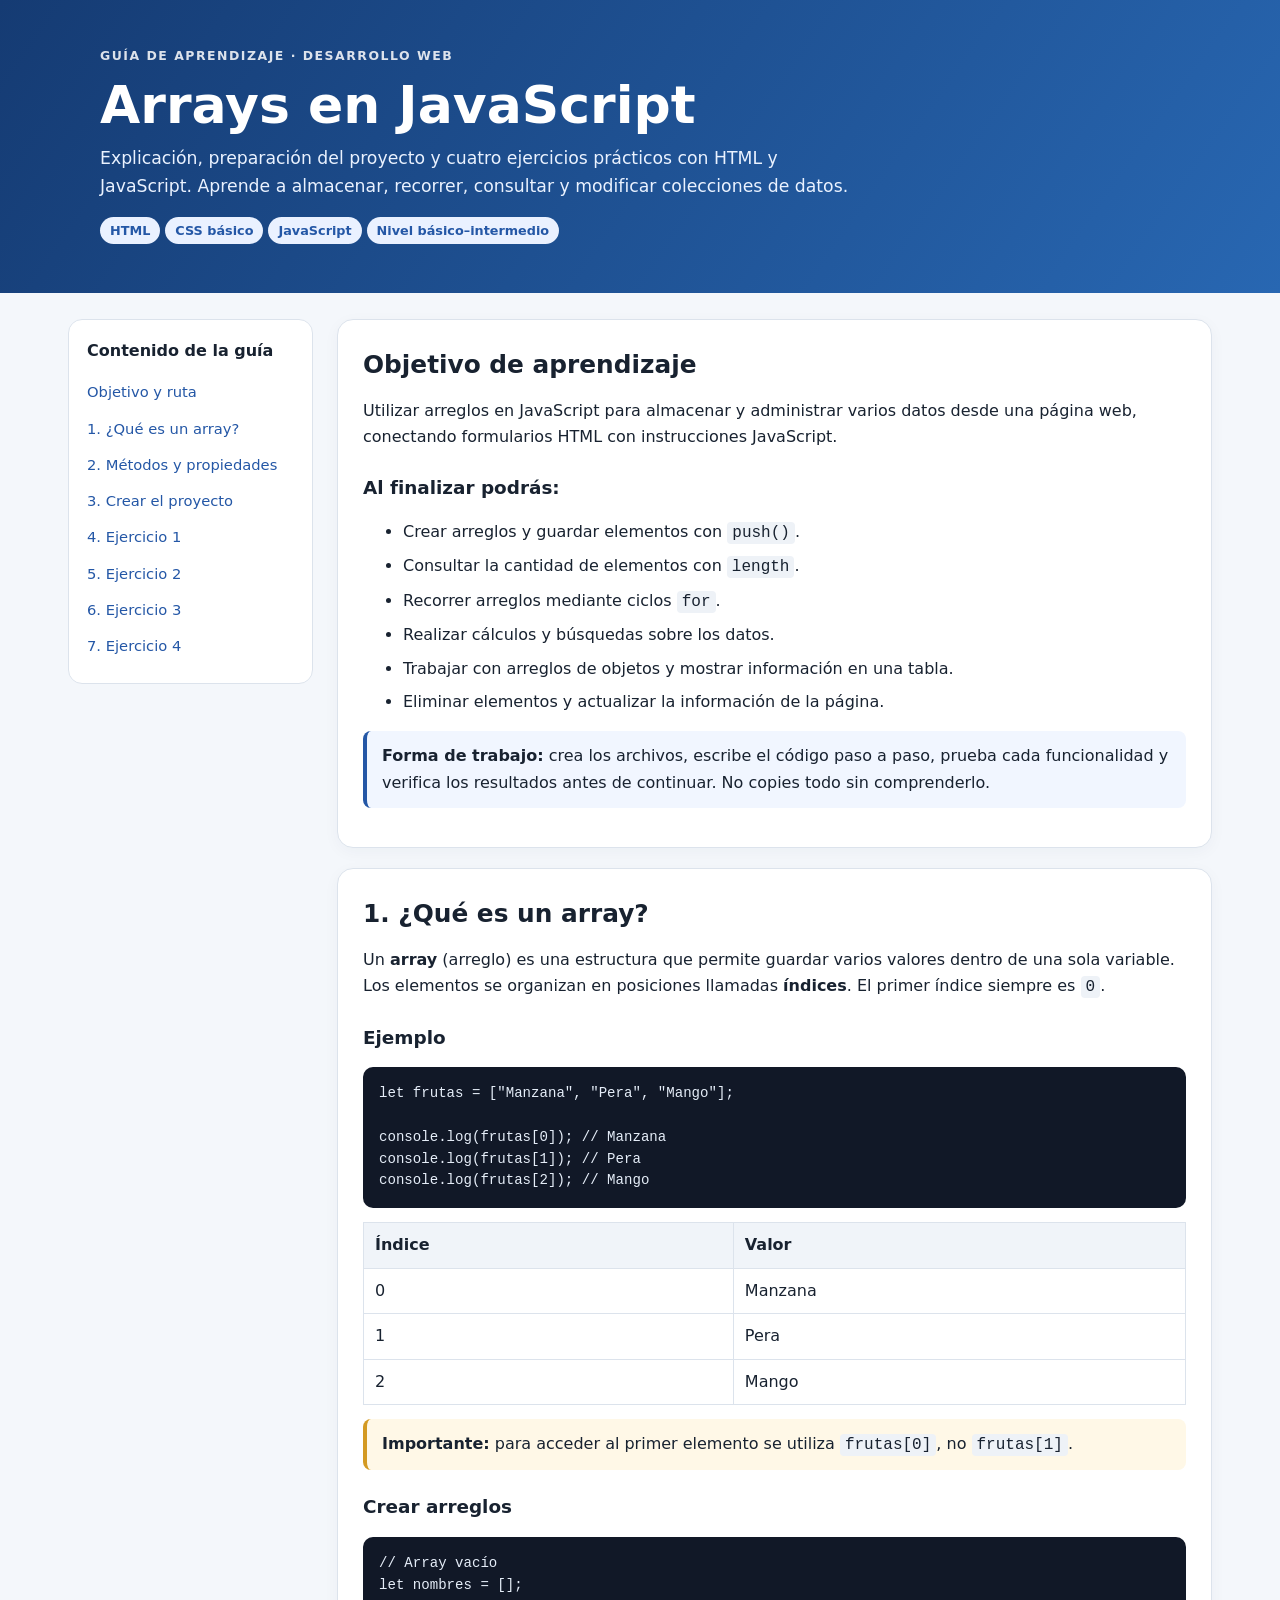
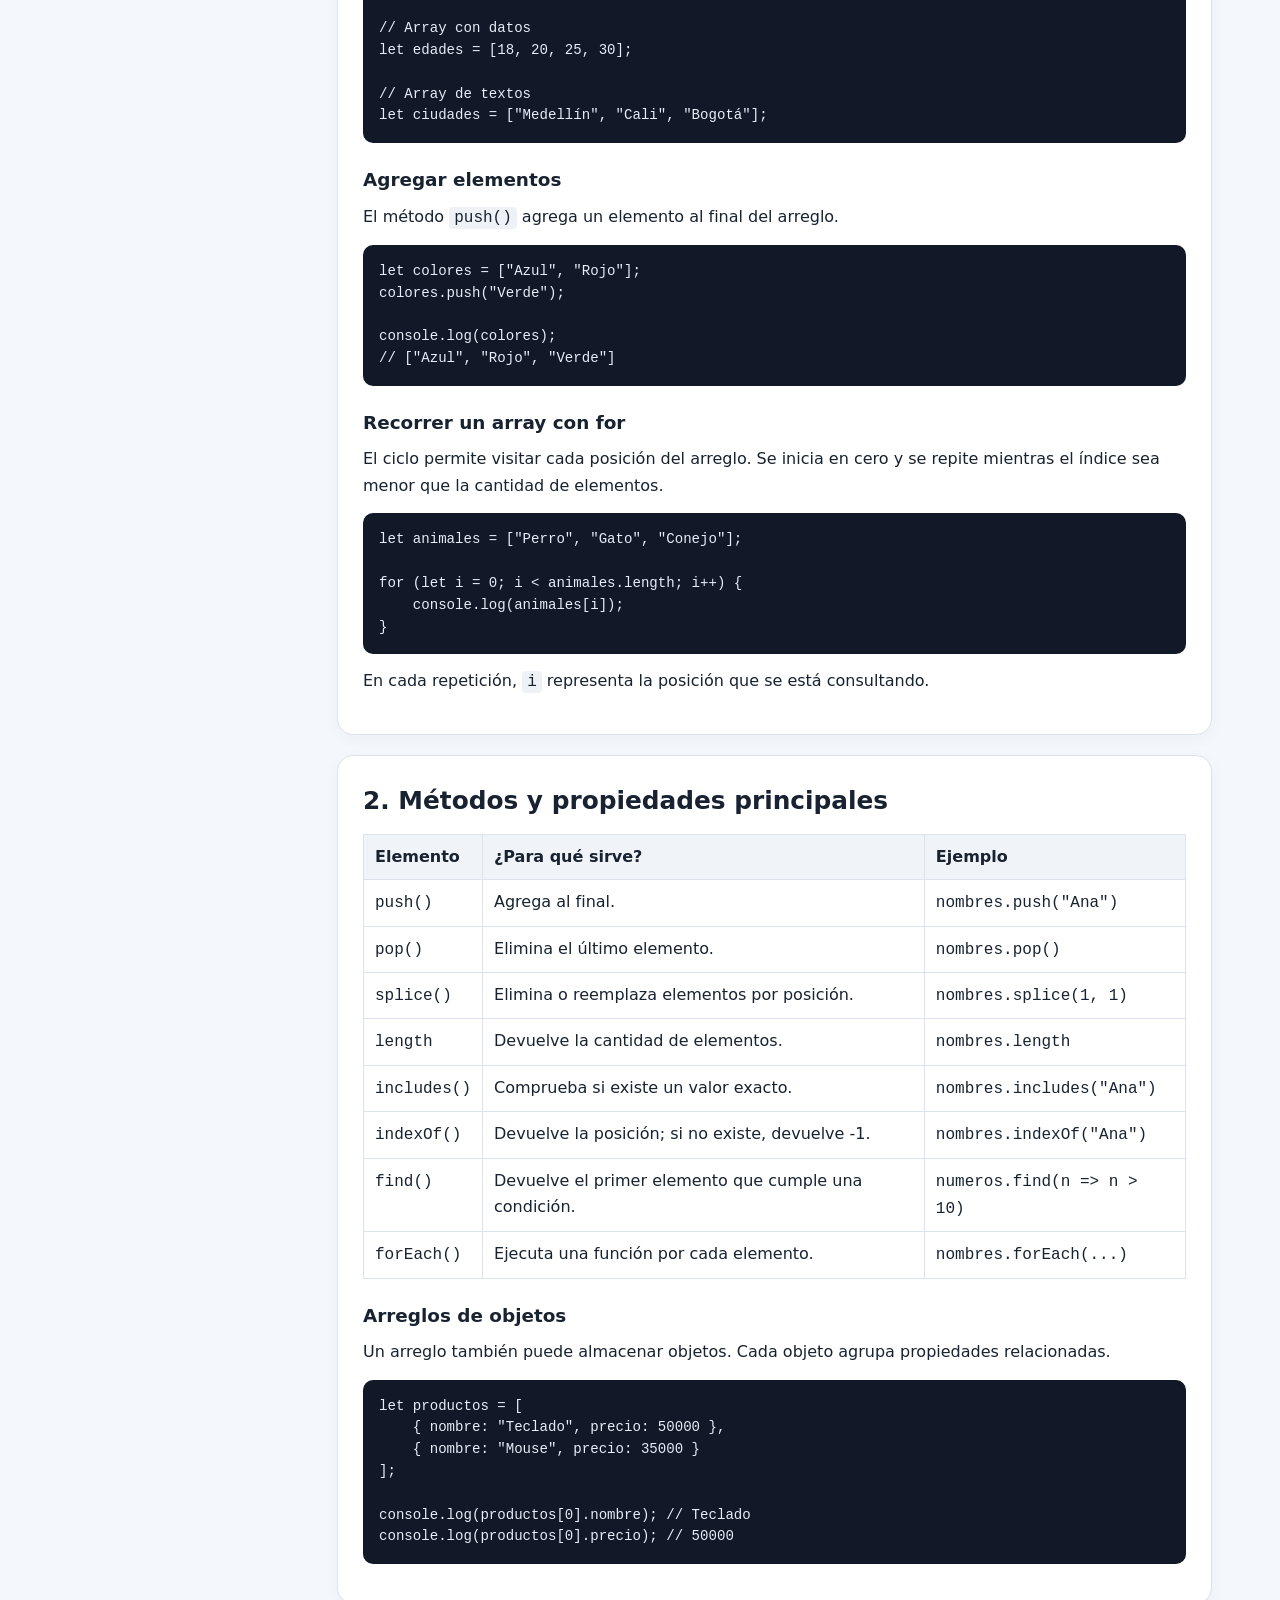
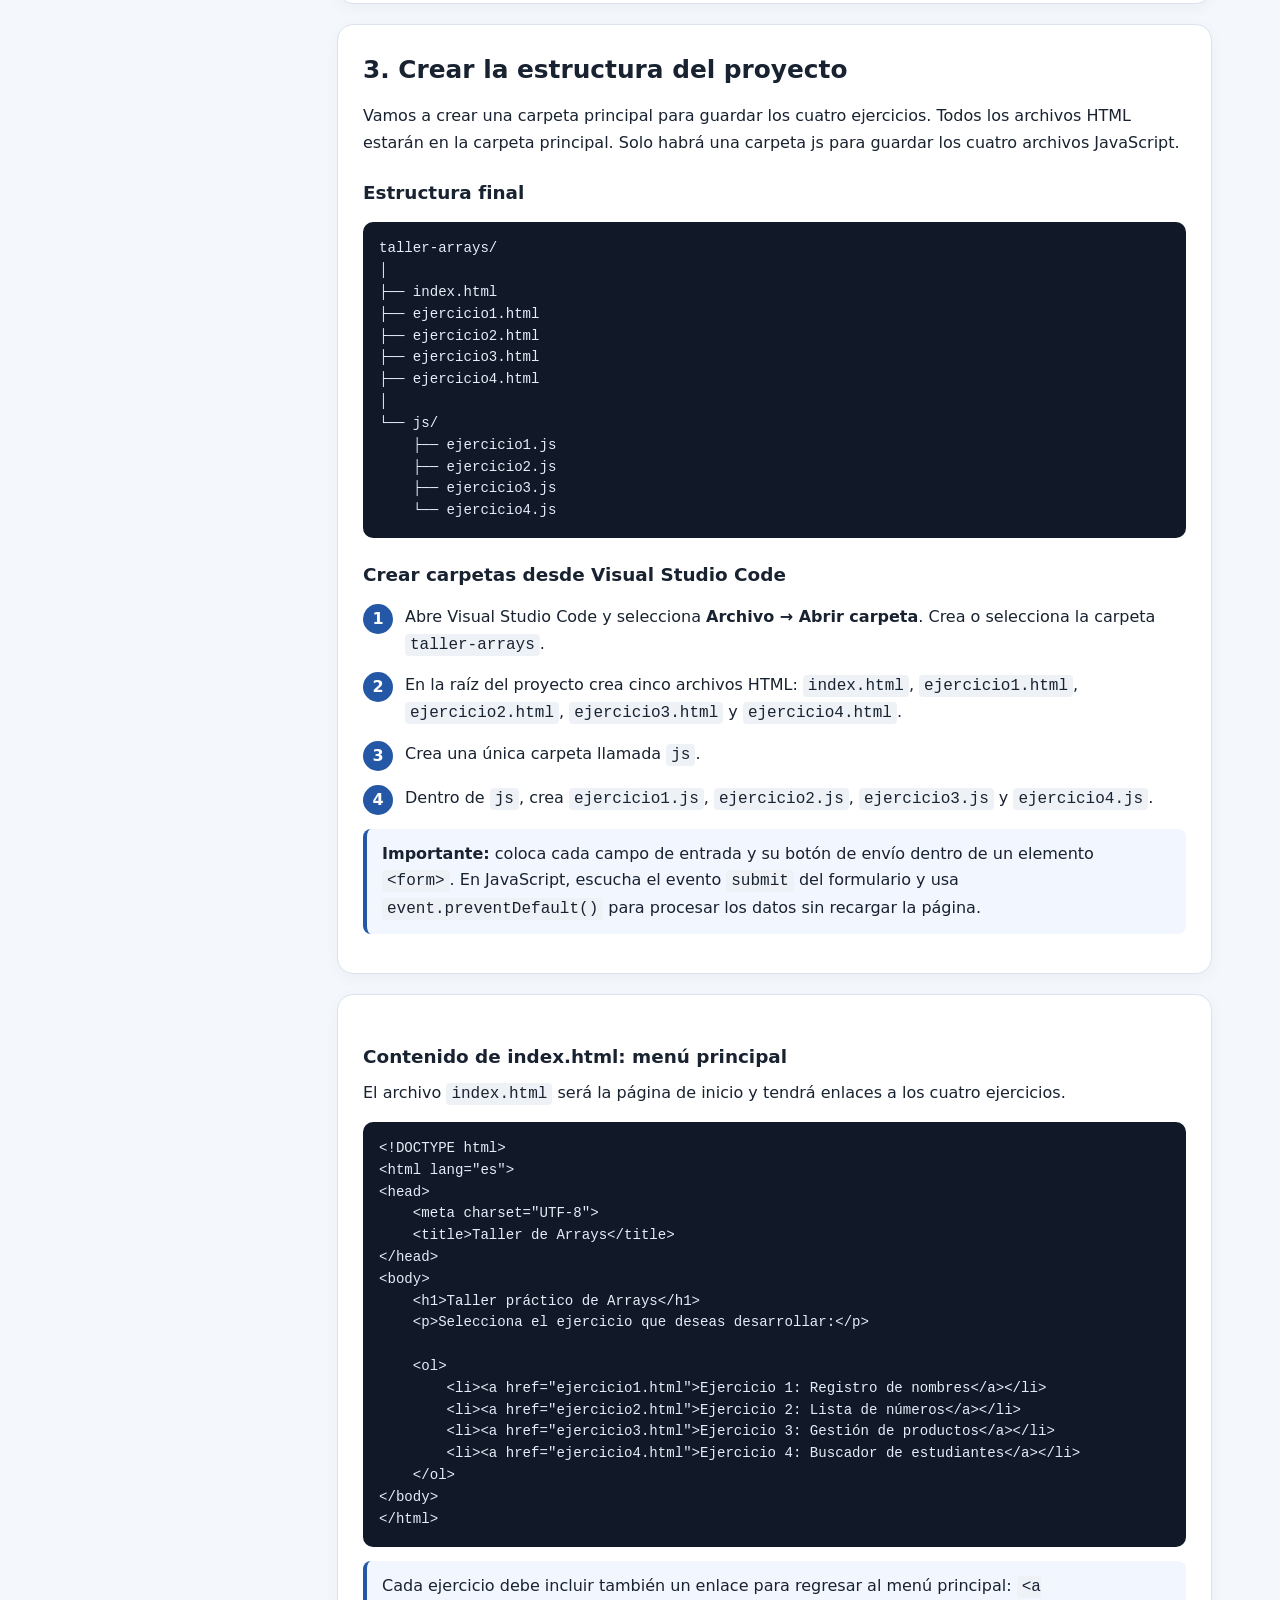
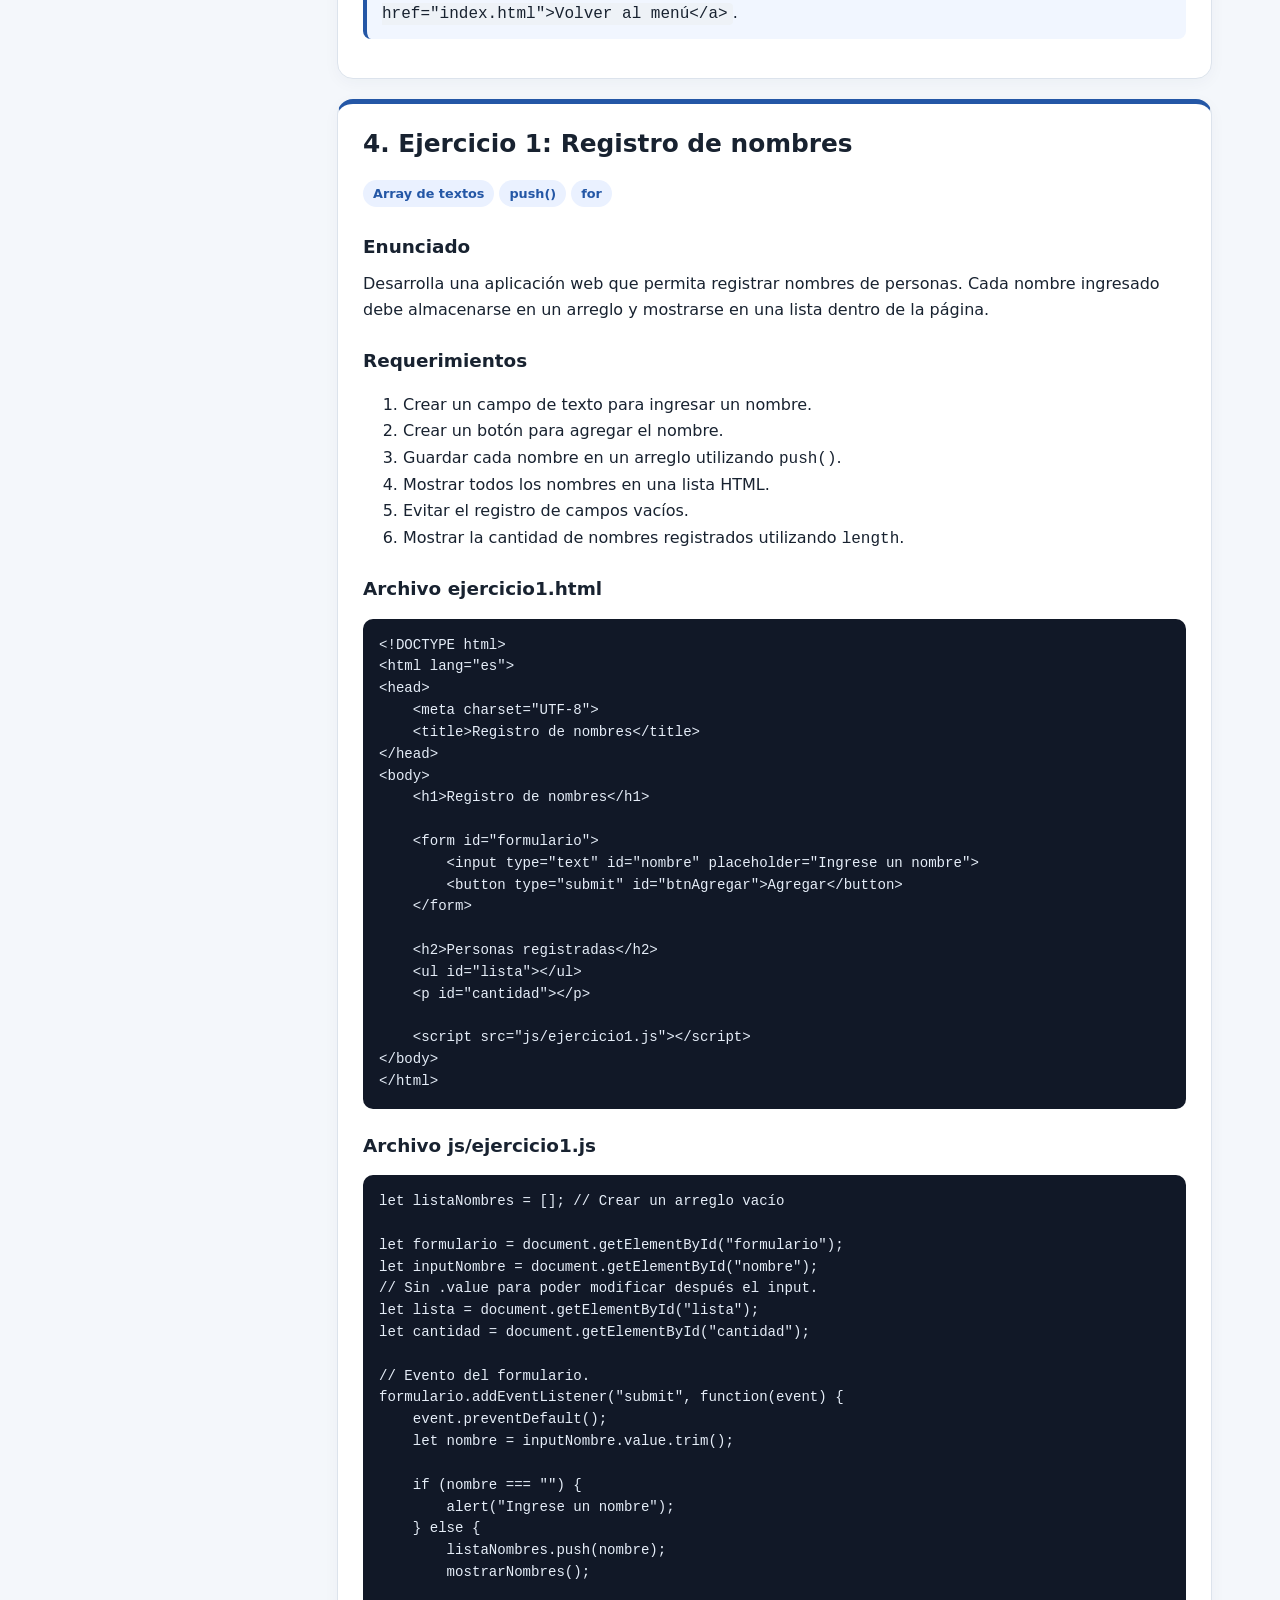
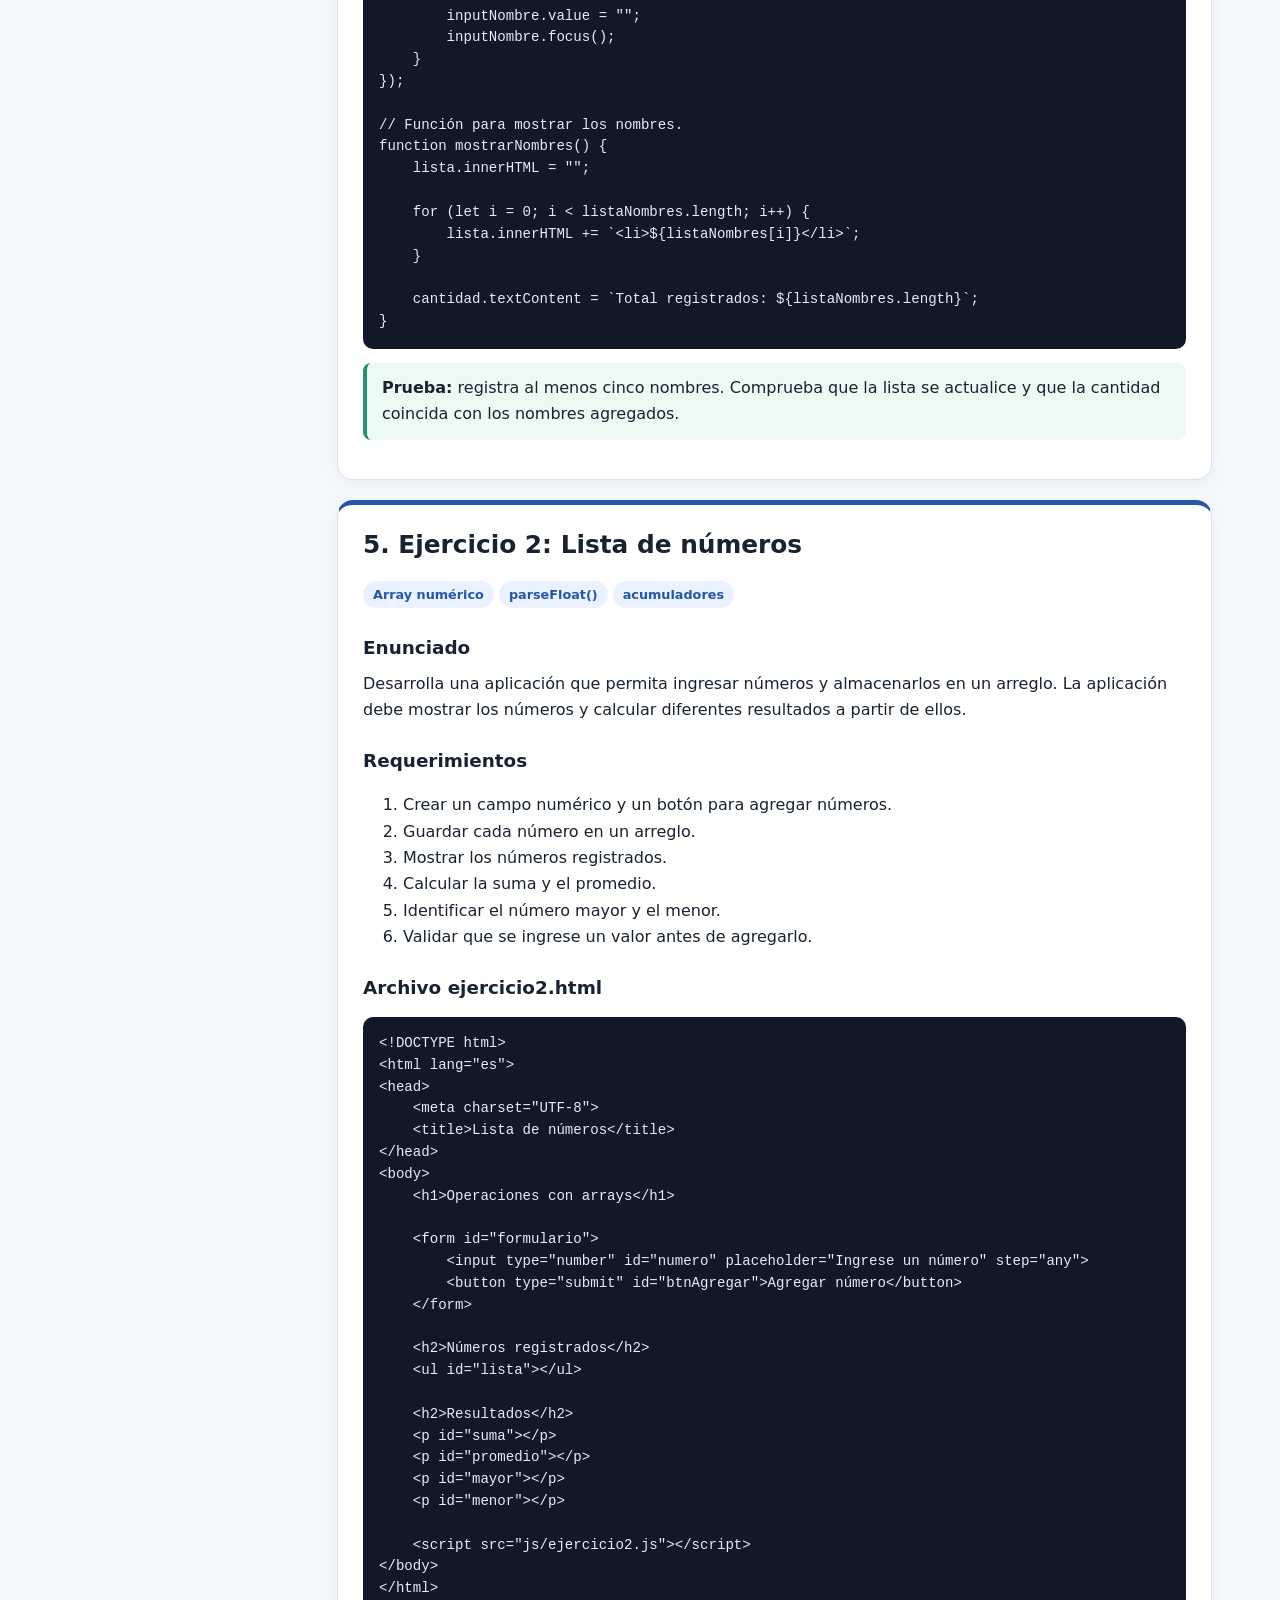
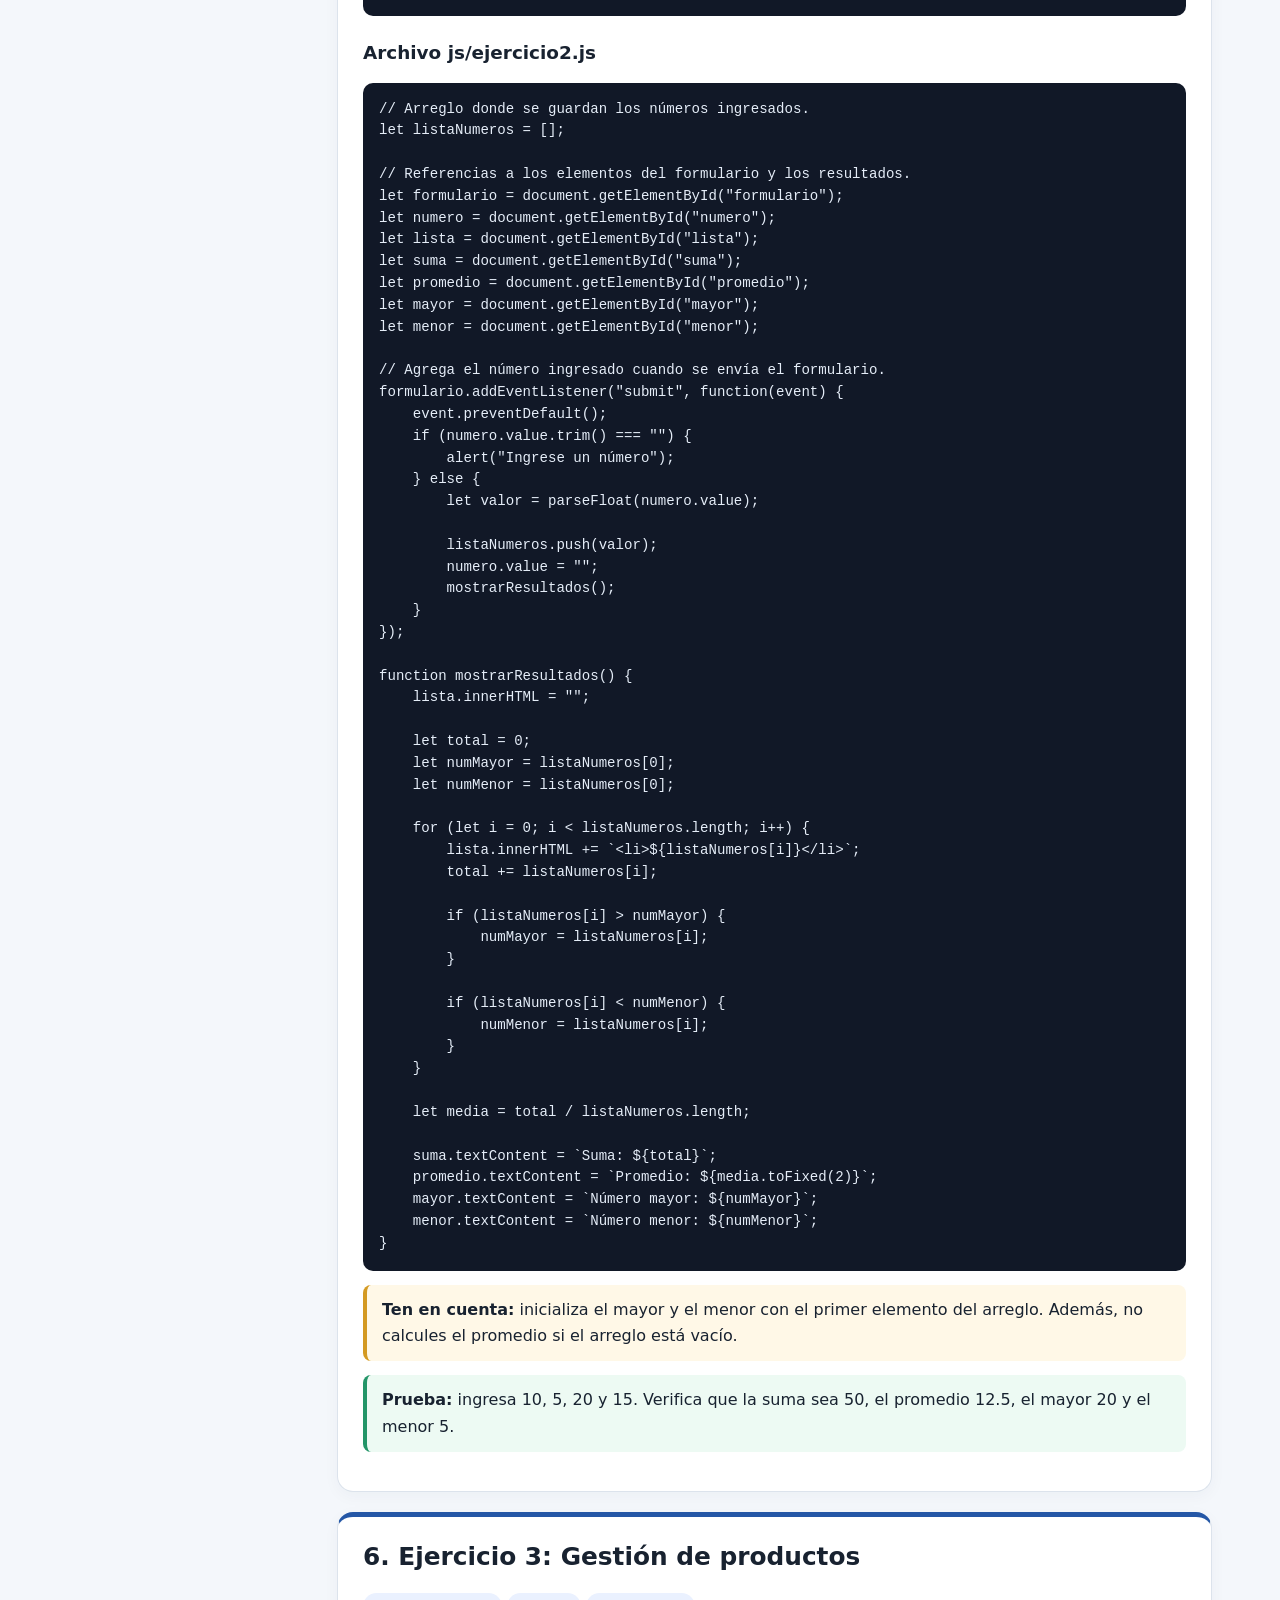
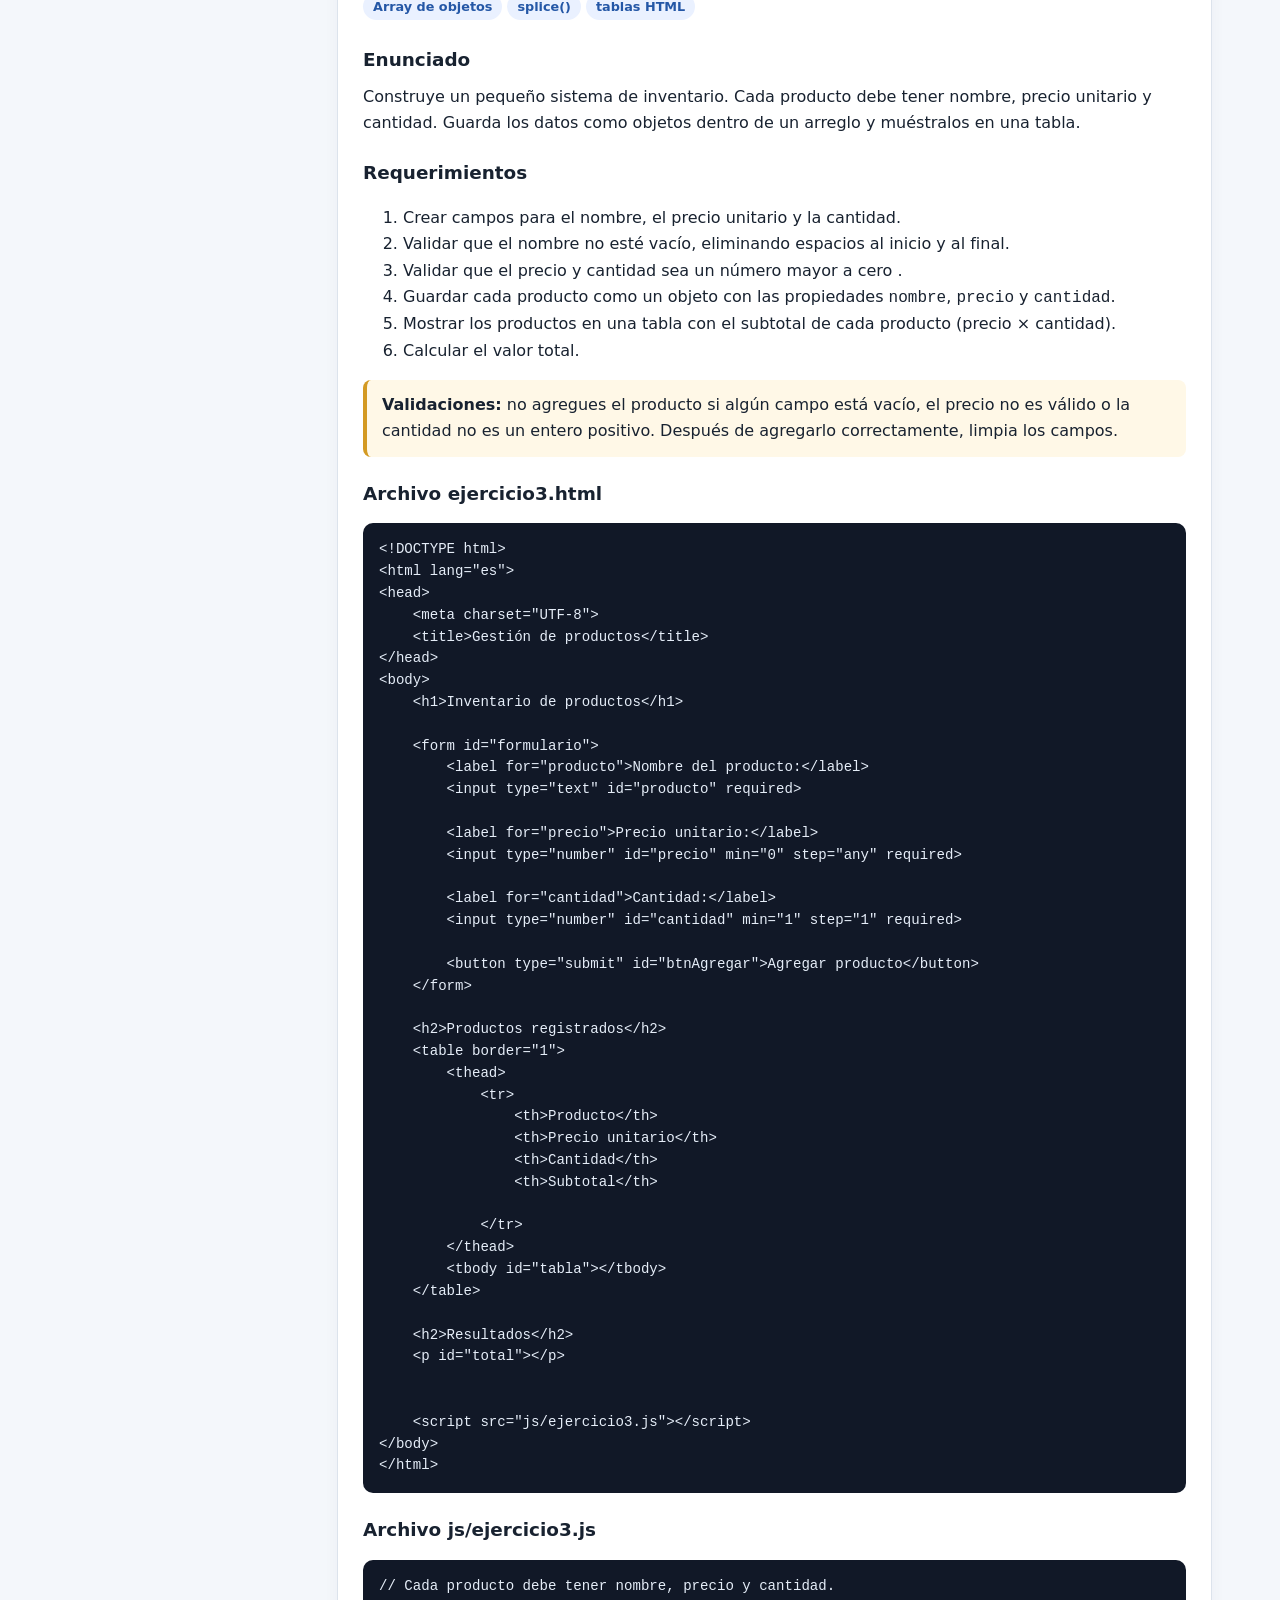
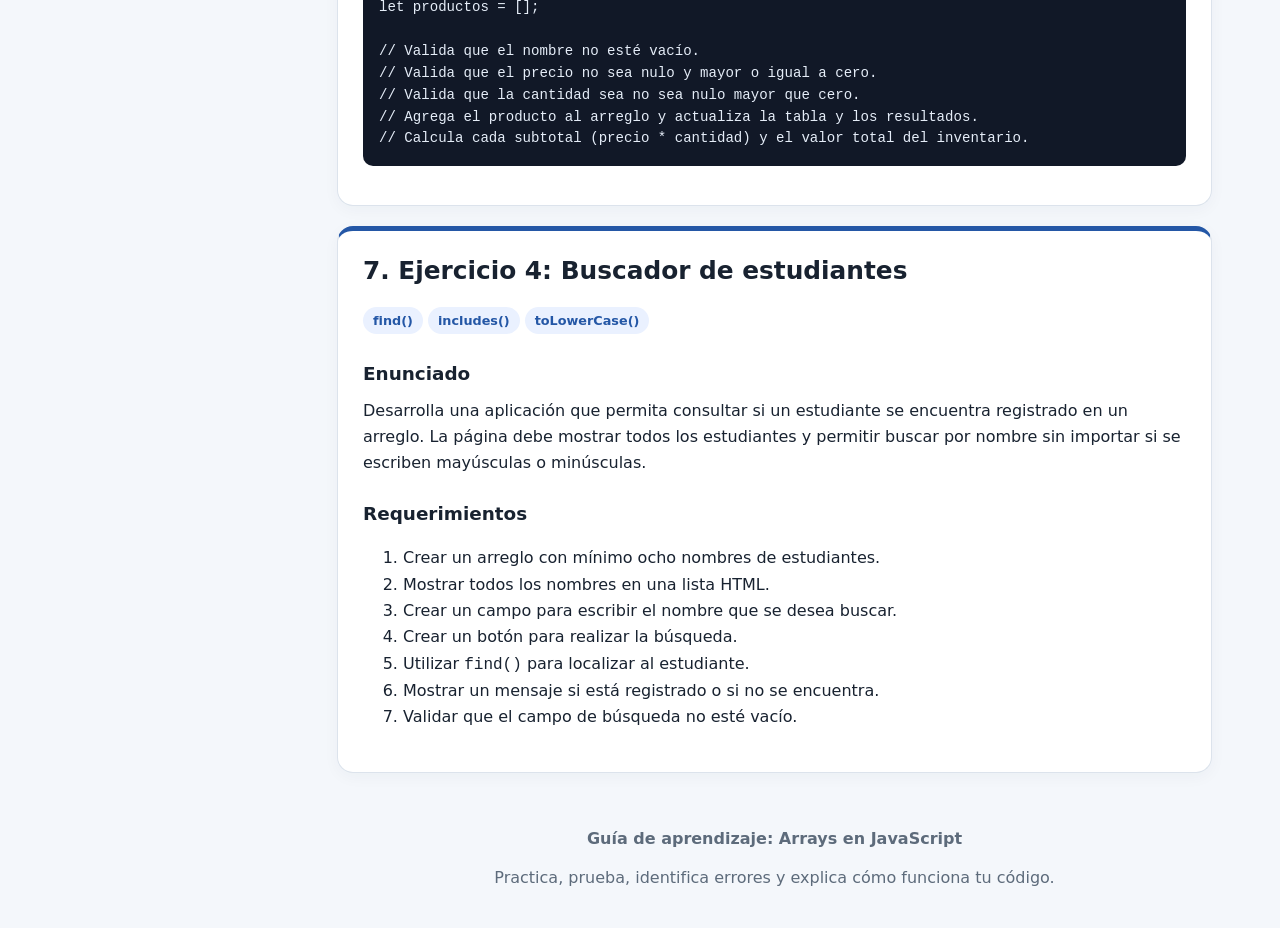
<file: index.html>
<!DOCTYPE html>
<html lang="es">

<head>
    <meta charset="UTF-8">
    <meta name="viewport" content="width=device-width, initial-scale=1.0">
    <title>Guía práctica | Arrays en JavaScript</title>
    <link rel="stylesheet" href="css/style.css">
</head>

<body>
    <header>
        <div class="hero">
            <div class="eyebrow">Guía de aprendizaje · Desarrollo web</div>
            <h1>Arrays en JavaScript</h1>
            <p>Explicación, preparación del proyecto y cuatro ejercicios prácticos con HTML y JavaScript. Aprende a
                almacenar, recorrer, consultar y modificar colecciones de datos.</p>
            <span class="tag">HTML</span><span class="tag">CSS básico</span><span class="tag">JavaScript</span><span
                class="tag">Nivel básico–intermedio</span>
        </div>
    </header>
    <div class="layout">
        <nav>
            <strong>Contenido de la guía</strong>
            <a href="#objetivos">Objetivo y ruta</a>
            <a href="#conceptos">1. ¿Qué es un array?</a>
            <a href="#metodos">2. Métodos y propiedades</a>
            <a href="#proyecto">3. Crear el proyecto</a>
            <a href="#ej1">4. Ejercicio 1</a>
            <a href="#ej2">5. Ejercicio 2</a>
            <a href="#ej3">6. Ejercicio 3</a>
            <a href="#ej4">7. Ejercicio 4</a>
        </nav>
        <main>
            <section id="objetivos">
                <h2>Objetivo de aprendizaje</h2>
                <p>Utilizar arreglos en JavaScript para almacenar y administrar varios datos desde una página web,
                    conectando formularios HTML con instrucciones JavaScript.</p>
                <h3>Al finalizar podrás:</h3>
                <ul class="checklist">
                    <li>Crear arreglos y guardar elementos con <code class="inline">push()</code>.</li>
                    <li>Consultar la cantidad de elementos con <code class="inline">length</code>.</li>
                    <li>Recorrer arreglos mediante ciclos <code class="inline">for</code>.</li>
                    <li>Realizar cálculos y búsquedas sobre los datos.</li>
                    <li>Trabajar con arreglos de objetos y mostrar información en una tabla.</li>
                    <li>Eliminar elementos y actualizar la información de la página.</li>
                </ul>
                <div class="note"><strong>Forma de trabajo:</strong> crea los archivos, escribe el código paso a paso,
                    prueba cada funcionalidad y verifica los resultados antes de continuar. No copies todo sin
                    comprenderlo.</div>
            </section>

            <section id="conceptos">
                <h2>1. ¿Qué es un array?</h2>
                <p>Un <strong>array</strong> (arreglo) es una estructura que permite guardar varios valores dentro de
                    una sola variable. Los elementos se organizan en posiciones llamadas <strong>índices</strong>. El
                    primer índice siempre es <code class="inline">0</code>.</p>
                <h3>Ejemplo</h3>
                <pre><code>let frutas = ["Manzana", "Pera", "Mango"];

console.log(frutas[0]); // Manzana
console.log(frutas[1]); // Pera
console.log(frutas[2]); // Mango</code></pre>
                <table>
                    <thead>
                        <tr>
                            <th>Índice</th>
                            <th>Valor</th>
                        </tr>
                    </thead>
                    <tbody>
                        <tr>
                            <td>0</td>
                            <td>Manzana</td>
                        </tr>
                        <tr>
                            <td>1</td>
                            <td>Pera</td>
                        </tr>
                        <tr>
                            <td>2</td>
                            <td>Mango</td>
                        </tr>
                    </tbody>
                </table>
                <div class="note warning"><strong>Importante:</strong> para acceder al primer elemento se utiliza <code
                        class="inline">frutas[0]</code>, no <code class="inline">frutas[1]</code>.</div>
                <h3>Crear arreglos</h3>
                <pre><code>// Array vacío
let nombres = [];

// Array con datos
let edades = [18, 20, 25, 30];

// Array de textos
let ciudades = ["Medellín", "Cali", "Bogotá"];</code></pre>
                <h3>Agregar elementos</h3>
                <p>El método <code class="inline">push()</code> agrega un elemento al final del arreglo.</p>
                <pre><code>let colores = ["Azul", "Rojo"];
colores.push("Verde");

console.log(colores);
// ["Azul", "Rojo", "Verde"]</code></pre>
                <h3>Recorrer un array con for</h3>
                <p>El ciclo permite visitar cada posición del arreglo. Se inicia en cero y se repite mientras el índice
                    sea menor que la cantidad de elementos.</p>
                <pre><code>let animales = ["Perro", "Gato", "Conejo"];

for (let i = 0; i &lt; animales.length; i++) {
    console.log(animales[i]);
}</code></pre>
                <p>En cada repetición, <code class="inline">i</code> representa la posición que se está consultando.</p>
            </section>

            <section id="metodos">
                <h2>2. Métodos y propiedades principales</h2>
                <table>
                    <thead>
                        <tr>
                            <th>Elemento</th>
                            <th>¿Para qué sirve?</th>
                            <th>Ejemplo</th>
                        </tr>
                    </thead>
                    <tbody>
                        <tr>
                            <td><code>push()</code></td>
                            <td>Agrega al final.</td>
                            <td><code>nombres.push("Ana")</code></td>
                        </tr>
                        <tr>
                            <td><code>pop()</code></td>
                            <td>Elimina el último elemento.</td>
                            <td><code>nombres.pop()</code></td>
                        </tr>
                        <tr>
                            <td><code>splice()</code></td>
                            <td>Elimina o reemplaza elementos por posición.</td>
                            <td><code>nombres.splice(1, 1)</code></td>
                        </tr>
                        <tr>
                            <td><code>length</code></td>
                            <td>Devuelve la cantidad de elementos.</td>
                            <td><code>nombres.length</code></td>
                        </tr>
                        <tr>
                            <td><code>includes()</code></td>
                            <td>Comprueba si existe un valor exacto.</td>
                            <td><code>nombres.includes("Ana")</code></td>
                        </tr>
                        <tr>
                            <td><code>indexOf()</code></td>
                            <td>Devuelve la posición; si no existe, devuelve -1.</td>
                            <td><code>nombres.indexOf("Ana")</code></td>
                        </tr>
                        <tr>
                            <td><code>find()</code></td>
                            <td>Devuelve el primer elemento que cumple una condición.</td>
                            <td><code>numeros.find(n =&gt; n &gt; 10)</code></td>
                        </tr>
                        <tr>
                            <td><code>forEach()</code></td>
                            <td>Ejecuta una función por cada elemento.</td>
                            <td><code>nombres.forEach(...)</code></td>
                        </tr>
                    </tbody>
                </table>
                <h3>Arreglos de objetos</h3>
                <p>Un arreglo también puede almacenar objetos. Cada objeto agrupa propiedades relacionadas.</p>
                <pre><code>let productos = [
    { nombre: "Teclado", precio: 50000 },
    { nombre: "Mouse", precio: 35000 }
];

console.log(productos[0].nombre); // Teclado
console.log(productos[0].precio); // 50000</code></pre>
            </section>

            <section id="proyecto">
                <h2>3. Crear la estructura del proyecto</h2>
                <p>Vamos a crear una carpeta principal para guardar los cuatro ejercicios. Todos los archivos HTML
                    estarán en la carpeta principal. Solo habrá una carpeta js para guardar los cuatro archivos
                    JavaScript.</p>
                <h3>Estructura final</h3>
                <pre><code>taller-arrays/
│
├── index.html
├── ejercicio1.html
├── ejercicio2.html
├── ejercicio3.html
├── ejercicio4.html
│
└── js/
    ├── ejercicio1.js
    ├── ejercicio2.js
    ├── ejercicio3.js
    └── ejercicio4.js</code></pre>
                <h3>Crear carpetas desde Visual Studio Code</h3>
                <div class="step"><span class="num">1</span>
                    <div>Abre Visual Studio Code y selecciona <strong>Archivo → Abrir carpeta</strong>. Crea o
                        selecciona la carpeta <code class="inline">taller-arrays</code>.</div>
                </div>
                <div class="step"><span class="num">2</span>
                    <div>En la raíz del proyecto crea cinco archivos HTML: <code class="inline">index.html</code>, <code
                            class="inline">ejercicio1.html</code>, <code class="inline">ejercicio2.html</code>, <code
                            class="inline">ejercicio3.html</code> y <code class="inline">ejercicio4.html</code>.</div>
                </div>
                <div class="step"><span class="num">3</span>
                    <div>Crea una única carpeta llamada <code class="inline">js</code>.</div>
                </div>
                <div class="step"><span class="num">4</span>
                    <div>Dentro de <code class="inline">js</code>, crea <code class="inline">ejercicio1.js</code>, <code
                            class="inline">ejercicio2.js</code>, <code class="inline">ejercicio3.js</code> y <code
                            class="inline">ejercicio4.js</code>.</div>
                </div>
                <div class="note"><strong>Importante:</strong> coloca cada campo de entrada y su botón de envío dentro
                    de un elemento <code class="inline">&lt;form&gt;</code>. En JavaScript, escucha el evento
                    <code class="inline">submit</code> del formulario y usa
                    <code class="inline">event.preventDefault()</code> para procesar los datos sin recargar la página.</div>
            </section>
            <section>

                <h3>Contenido de index.html: menú principal</h3>
                <p>El archivo <code class="inline">index.html</code> será la página de inicio y tendrá enlaces a los
                    cuatro ejercicios.</p>
                <pre><code>&lt;!DOCTYPE html&gt;
&lt;html lang="es"&gt;
&lt;head&gt;
    &lt;meta charset="UTF-8"&gt;
    &lt;title&gt;Taller de Arrays&lt;/title&gt;
&lt;/head&gt;
&lt;body&gt;
    &lt;h1&gt;Taller práctico de Arrays&lt;/h1&gt;
    &lt;p&gt;Selecciona el ejercicio que deseas desarrollar:&lt;/p&gt;

    &lt;ol&gt;
        &lt;li&gt;&lt;a href="ejercicio1.html"&gt;Ejercicio 1: Registro de nombres&lt;/a&gt;&lt;/li&gt;
        &lt;li&gt;&lt;a href="ejercicio2.html"&gt;Ejercicio 2: Lista de números&lt;/a&gt;&lt;/li&gt;
        &lt;li&gt;&lt;a href="ejercicio3.html"&gt;Ejercicio 3: Gestión de productos&lt;/a&gt;&lt;/li&gt;
        &lt;li&gt;&lt;a href="ejercicio4.html"&gt;Ejercicio 4: Buscador de estudiantes&lt;/a&gt;&lt;/li&gt;
    &lt;/ol&gt;
&lt;/body&gt;
&lt;/html&gt;</code></pre>
                <div class="note">Cada ejercicio debe incluir también un enlace para regresar al menú principal: <code
                        class="inline">&lt;a href="index.html"&gt;Volver al menú&lt;/a&gt;</code>.</div>
            </section>


            <section id="ej1" class="exercise">
                <h2>4. Ejercicio 1: Registro de nombres</h2>
                <span class="tag">Array de textos</span><span class="tag">push()</span><span class="tag">for</span>
                <h3>Enunciado</h3>
                <p>Desarrolla una aplicación web que permita registrar nombres de personas. Cada nombre ingresado debe
                    almacenarse en un arreglo y mostrarse en una lista dentro de la página.</p>
                <h3>Requerimientos</h3>
                <ol>
                    <li>Crear un campo de texto para ingresar un nombre.</li>
                    <li>Crear un botón para agregar el nombre.</li>
                    <li>Guardar cada nombre en un arreglo utilizando <code>push()</code>.</li>
                    <li>Mostrar todos los nombres en una lista HTML.</li>
                    <li>Evitar el registro de campos vacíos.</li>
                    <li>Mostrar la cantidad de nombres registrados utilizando <code>length</code>.</li>
                </ol>
                <h3>Archivo ejercicio1.html</h3>
                <pre><code>&lt;!DOCTYPE html&gt;
&lt;html lang="es"&gt;
&lt;head&gt;
    &lt;meta charset="UTF-8"&gt;
    &lt;title&gt;Registro de nombres&lt;/title&gt;
&lt;/head&gt;
&lt;body&gt;
    &lt;h1&gt;Registro de nombres&lt;/h1&gt;

    &lt;form id="formulario"&gt;
        &lt;input type="text" id="nombre" placeholder="Ingrese un nombre"&gt;
        &lt;button type="submit" id="btnAgregar"&gt;Agregar&lt;/button&gt;
    &lt;/form&gt;

    &lt;h2&gt;Personas registradas&lt;/h2&gt;
    &lt;ul id="lista"&gt;&lt;/ul&gt;
    &lt;p id="cantidad"&gt;&lt;/p&gt;

    &lt;script src="js/ejercicio1.js"&gt;&lt;/script&gt;
&lt;/body&gt;
&lt;/html&gt;</code></pre>
                <h3>Archivo js/ejercicio1.js </h3>
                <pre><code>let listaNombres = []; // Crear un arreglo vacío

let formulario = document.getElementById("formulario");
let inputNombre = document.getElementById("nombre");
// Sin .value para poder modificar después el input.
let lista = document.getElementById("lista");
let cantidad = document.getElementById("cantidad");

// Evento del formulario.
formulario.addEventListener("submit", function(event) {
    event.preventDefault();
    let nombre = inputNombre.value.trim();

    if (nombre === "") {
        alert("Ingrese un nombre");
    } else {
        listaNombres.push(nombre);
        mostrarNombres();

        inputNombre.value = "";
        inputNombre.focus();
    }
});

// Función para mostrar los nombres.
function mostrarNombres() {
    lista.innerHTML = "";

    for (let i = 0; i < listaNombres.length; i++) {
        lista.innerHTML += `&lt;li&gt;${listaNombres[i]}&lt;/li&gt;`;
    }

    cantidad.textContent = `Total registrados: ${listaNombres.length}`;
}</code></pre>
                <div class="note success"><strong>Prueba:</strong> registra al menos cinco nombres. Comprueba que la
                    lista se actualice y que la cantidad coincida con los nombres agregados.</div>
            </section>

            <section id="ej2" class="exercise">
                <h2>5. Ejercicio 2: Lista de números</h2>
                <span class="tag">Array numérico</span><span class="tag">parseFloat()</span><span
                    class="tag">acumuladores</span>
                <h3>Enunciado</h3>
                <p>Desarrolla una aplicación que permita ingresar números y almacenarlos en un arreglo. La aplicación
                    debe mostrar los números y calcular diferentes resultados a partir de ellos.</p>
                <h3>Requerimientos</h3>
                <ol>
                    <li>Crear un campo numérico y un botón para agregar números.</li>
                    <li>Guardar cada número en un arreglo.</li>
                    <li>Mostrar los números registrados.</li>
                    <li>Calcular la suma y el promedio.</li>
                    <li>Identificar el número mayor y el menor.</li>
                    <li>Validar que se ingrese un valor antes de agregarlo.</li>
                </ol>
                <h3>Archivo ejercicio2.html</h3>
                <pre><code>&lt;!DOCTYPE html&gt;
&lt;html lang="es"&gt;
&lt;head&gt;
    &lt;meta charset="UTF-8"&gt;
    &lt;title&gt;Lista de números&lt;/title&gt;
&lt;/head&gt;
&lt;body&gt;
    &lt;h1&gt;Operaciones con arrays&lt;/h1&gt;

    &lt;form id="formulario"&gt;
        &lt;input type="number" id="numero" placeholder="Ingrese un número" step="any"&gt;
        &lt;button type="submit" id="btnAgregar"&gt;Agregar número&lt;/button&gt;
    &lt;/form&gt;

    &lt;h2&gt;Números registrados&lt;/h2&gt;
    &lt;ul id="lista"&gt;&lt;/ul&gt;

    &lt;h2&gt;Resultados&lt;/h2&gt;
    &lt;p id="suma"&gt;&lt;/p&gt;
    &lt;p id="promedio"&gt;&lt;/p&gt;
    &lt;p id="mayor"&gt;&lt;/p&gt;
    &lt;p id="menor"&gt;&lt;/p&gt;

    &lt;script src="js/ejercicio2.js"&gt;&lt;/script&gt;
&lt;/body&gt;
&lt;/html&gt;</code></pre>
                <h3>Archivo js/ejercicio2.js</h3>
                <pre><code>// Arreglo donde se guardan los números ingresados.
let listaNumeros = [];

// Referencias a los elementos del formulario y los resultados.
let formulario = document.getElementById("formulario");
let numero = document.getElementById("numero");
let lista = document.getElementById("lista");
let suma = document.getElementById("suma");
let promedio = document.getElementById("promedio");
let mayor = document.getElementById("mayor");
let menor = document.getElementById("menor");

// Agrega el número ingresado cuando se envía el formulario.
formulario.addEventListener("submit", function(event) {
    event.preventDefault();
    if (numero.value.trim() === "") {
        alert("Ingrese un número");
    } else {
        let valor = parseFloat(numero.value);

        listaNumeros.push(valor);
        numero.value = "";
        mostrarResultados();
    }
});

function mostrarResultados() {
    lista.innerHTML = "";

    let total = 0;
    let numMayor = listaNumeros[0];
    let numMenor = listaNumeros[0];

    for (let i = 0; i < listaNumeros.length; i++) {
        lista.innerHTML += `&lt;li&gt;${listaNumeros[i]}&lt;/li&gt;`;
        total += listaNumeros[i];

        if (listaNumeros[i] > numMayor) {
            numMayor = listaNumeros[i];
        }

        if (listaNumeros[i] < numMenor) {
            numMenor = listaNumeros[i];
        }
    }

    let media = total / listaNumeros.length;

    suma.textContent = `Suma: ${total}`;
    promedio.textContent = `Promedio: ${media.toFixed(2)}`;
    mayor.textContent = `Número mayor: ${numMayor}`;
    menor.textContent = `Número menor: ${numMenor}`;
}</code></pre>
                <div class="note warning"><strong>Ten en cuenta:</strong> inicializa el mayor y el menor con el primer
                    elemento del arreglo. Además, no calcules el promedio si el arreglo está vacío.</div>
                <div class="note success"><strong>Prueba:</strong> ingresa 10, 5, 20 y 15. Verifica que la suma sea 50,
                    el promedio 12.5, el mayor 20 y el menor 5.</div>
            </section>

            <section id="ej3" class="exercise">
                <h2>6. Ejercicio 3: Gestión de productos</h2>
                <span class="tag">Array de objetos</span><span class="tag">splice()</span><span class="tag">tablas
                    HTML</span>
                <h3>Enunciado</h3>
                <p>Construye un pequeño sistema de inventario. Cada producto debe tener nombre, precio unitario y
                    cantidad. Guarda los datos como objetos dentro de un arreglo y muéstralos en una tabla.</p>
                <h3>Requerimientos</h3>
                <ol>
                    <li>Crear campos para el nombre, el precio unitario y la cantidad.</li>
                    <li>Validar que el nombre no esté vacío, eliminando espacios al inicio y al final.</li>
                    <li>Validar que el precio y cantidad sea un número mayor a cero .</li>
                    <li>Guardar cada producto como un objeto con las propiedades <code>nombre</code>,
                        <code>precio</code> y <code>cantidad</code>.</li>
                    <li>Mostrar los productos en una tabla con el subtotal de cada producto (precio × cantidad).</li>
                    <li>Calcular el valor total.
                    </li>

                </ol>
                <div class="note warning"><strong>Validaciones:</strong> no agregues el producto si algún campo está
                    vacío, el precio no es válido o la cantidad no es un entero positivo. Después de agregarlo
                    correctamente, limpia los campos.</div>
                <h3>Archivo ejercicio3.html</h3>
                <pre><code>&lt;!DOCTYPE html&gt;
&lt;html lang="es"&gt;
&lt;head&gt;
    &lt;meta charset="UTF-8"&gt;
    &lt;title&gt;Gestión de productos&lt;/title&gt;
&lt;/head&gt;
&lt;body&gt;
    &lt;h1&gt;Inventario de productos&lt;/h1&gt;

    &lt;form id="formulario"&gt;
        &lt;label for="producto"&gt;Nombre del producto:&lt;/label&gt;
        &lt;input type="text" id="producto" required&gt;

        &lt;label for="precio"&gt;Precio unitario:&lt;/label&gt;
        &lt;input type="number" id="precio" min="0" step="any" required&gt;

        &lt;label for="cantidad"&gt;Cantidad:&lt;/label&gt;
        &lt;input type="number" id="cantidad" min="1" step="1" required&gt;

        &lt;button type="submit" id="btnAgregar"&gt;Agregar producto&lt;/button&gt;
    &lt;/form&gt;

    &lt;h2&gt;Productos registrados&lt;/h2&gt;
    &lt;table border="1"&gt;
        &lt;thead&gt;
            &lt;tr&gt;
                &lt;th&gt;Producto&lt;/th&gt;
                &lt;th&gt;Precio unitario&lt;/th&gt;
                &lt;th&gt;Cantidad&lt;/th&gt;
                &lt;th&gt;Subtotal&lt;/th&gt;

            &lt;/tr&gt;
        &lt;/thead&gt;
        &lt;tbody id="tabla"&gt;&lt;/tbody&gt;
    &lt;/table&gt;

    &lt;h2&gt;Resultados&lt;/h2&gt;
    &lt;p id="total"&gt;&lt;/p&gt;


    &lt;script src="js/ejercicio3.js"&gt;&lt;/script&gt;
&lt;/body&gt;
&lt;/html&gt;</code></pre>
                <h3>Archivo js/ejercicio3.js </h3>
                <pre><code>// Cada producto debe tener nombre, precio y cantidad.
let productos = [];

// Valida que el nombre no esté vacío.
// Valida que el precio no sea nulo y mayor o igual a cero.
// Valida que la cantidad sea no sea nulo mayor que cero.
// Agrega el producto al arreglo y actualiza la tabla y los resultados.
// Calcula cada subtotal (precio * cantidad) y el valor total del inventario.
</code></pre>

            </section>

            <section id="ej4" class="exercise">
                <h2>7. Ejercicio 4: Buscador de estudiantes</h2>
                <span class="tag">find()</span><span class="tag">includes()</span><span class="tag">toLowerCase()</span>
                <h3>Enunciado</h3>
                <p>Desarrolla una aplicación que permita consultar si un estudiante se encuentra registrado en un
                    arreglo. La página debe mostrar todos los estudiantes y permitir buscar por nombre sin importar si
                    se escriben mayúsculas o minúsculas.</p>
                <h3>Requerimientos</h3>
                <ol>
                    <li>Crear un arreglo con mínimo ocho nombres de estudiantes.</li>
                    <li>Mostrar todos los nombres en una lista HTML.</li>
                    <li>Crear un campo para escribir el nombre que se desea buscar.</li>
                    <li>Crear un botón para realizar la búsqueda.</li>
                    <li>Utilizar <code>find()</code> para localizar al estudiante.</li>
                    <li>Mostrar un mensaje si está registrado o si no se encuentra.</li>
                    <li>Validar que el campo de búsqueda no esté vacío.</li>
                </ol>

            </section>


            <footer>
                <p><strong>Guía de aprendizaje: Arrays en JavaScript</strong></p>
                <p>Practica, prueba, identifica errores y explica cómo funciona tu código.</p>
            </footer>
        </main>
    </div>
    <script>
        document.addEventListener("copy", function(event) {
            event.preventDefault();
        });

        document.addEventListener("cut", function(event) {
            event.preventDefault();
        });

        document.addEventListener("paste", function(event) {
            event.preventDefault();
        });

        document.addEventListener("contextmenu", function(event) {
            event.preventDefault();
        });

        document.addEventListener("keydown", function(event) {
            let key = event.key.toLowerCase();
            let modifier = event.ctrlKey || event.metaKey;

            if (
                (modifier && ["c", "x", "v"].includes(key)) ||
                (event.shiftKey && key === "insert") ||
                (event.ctrlKey && key === "insert")
            ) {
                event.preventDefault();
            }
        });
    </script>
</body>

</html>
</file>
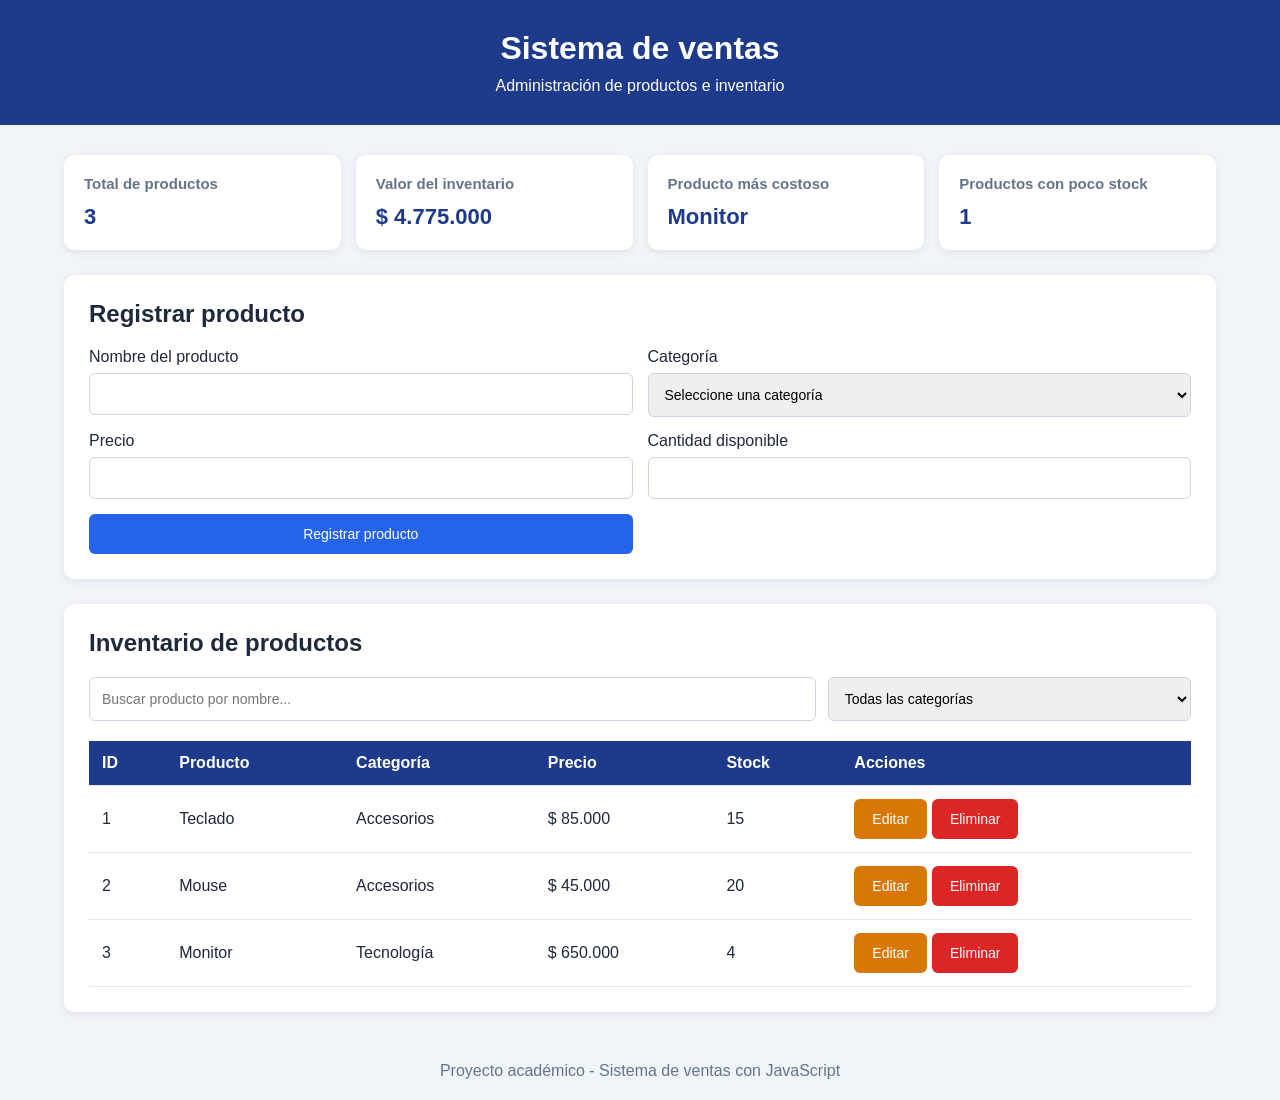
<file: sistema-ventas/index.html>
<!DOCTYPE html>
<html lang="es">
<head>
    <meta charset="UTF-8">
    <meta name="viewport" content="width=device-width, initial-scale=1.0">
    <title>Sistema de Ventas</title>
    <link rel="stylesheet" href="estilos.css">
</head>
<body>

    <header>
        <h1>Sistema de ventas</h1>
        <p>Administración de productos e inventario</p>
    </header>

    <main>

        <section class="resumen">
            <div class="tarjeta">
                <h3>Total de productos</h3>
                <p id="totalProductos">0</p>
            </div>

            <div class="tarjeta">
                <h3>Valor del inventario</h3>
                <p id="valorInventario">$0</p>
            </div>

            <div class="tarjeta">
                <h3>Producto más costoso</h3>
                <p id="productoCostoso">Sin productos</p>
            </div>

            <div class="tarjeta">
                <h3>Productos con poco stock</h3>
                <p id="pocoStock">0</p>
            </div>
        </section>

        <section class="contenedor">

            <h2>Registrar producto</h2>

            <form id="formularioProducto">

                <input type="hidden" id="idProducto">

                <div class="grupo">
                    <label for="nombre">Nombre del producto</label>
                    <input type="text" id="nombre" required>
                </div>

                <div class="grupo">
                    <label for="categoria">Categoría</label>
                    <select id="categoria" required>
                        <option value="">Seleccione una categoría</option>
                        <option value="Tecnología">Tecnología</option>
                        <option value="Accesorios">Accesorios</option>
                        <option value="Oficina">Oficina</option>
                        <option value="Hogar">Hogar</option>
                    </select>
                </div>

                <div class="grupo">
                    <label for="precio">Precio</label>
                    <input type="number" id="precio" min="0.01" step="0.01" required>
                </div>

                <div class="grupo">
                    <label for="stock">Cantidad disponible</label>
                    <input type="number" id="stock" min="0" step="1" required>
                </div>

                <button type="submit" id="btnGuardar">
                    Registrar producto
                </button>

                <button type="button" id="btnCancelar" class="secundario" hidden>
                    Cancelar edición
                </button>

            </form>

        </section>

        <section class="contenedor">

            <h2>Inventario de productos</h2>

            <div class="filtros">

                <input
                    type="text"
                    id="buscar"
                    placeholder="Buscar producto por nombre..."
                >

                <select id="filtroCategoria">
                    <option value="">Todas las categorías</option>
                    <option value="Tecnología">Tecnología</option>
                    <option value="Accesorios">Accesorios</option>
                    <option value="Oficina">Oficina</option>
                    <option value="Hogar">Hogar</option>
                </select>

            </div>

            <p id="mensaje"></p>

            <div class="tabla-contenedor">
                <table>
                    <thead>
                        <tr>
                            <th>ID</th>
                            <th>Producto</th>
                            <th>Categoría</th>
                            <th>Precio</th>
                            <th>Stock</th>
                            <th>Acciones</th>
                        </tr>
                    </thead>

                    <tbody id="tablaProductos">
                    </tbody>
                </table>
            </div>

        </section>

    </main>

    <footer>
        <p>Proyecto académico - Sistema de ventas con JavaScript</p>
    </footer>

    <script src="js/ventas.js"></script>

</body>
</html>
</file>
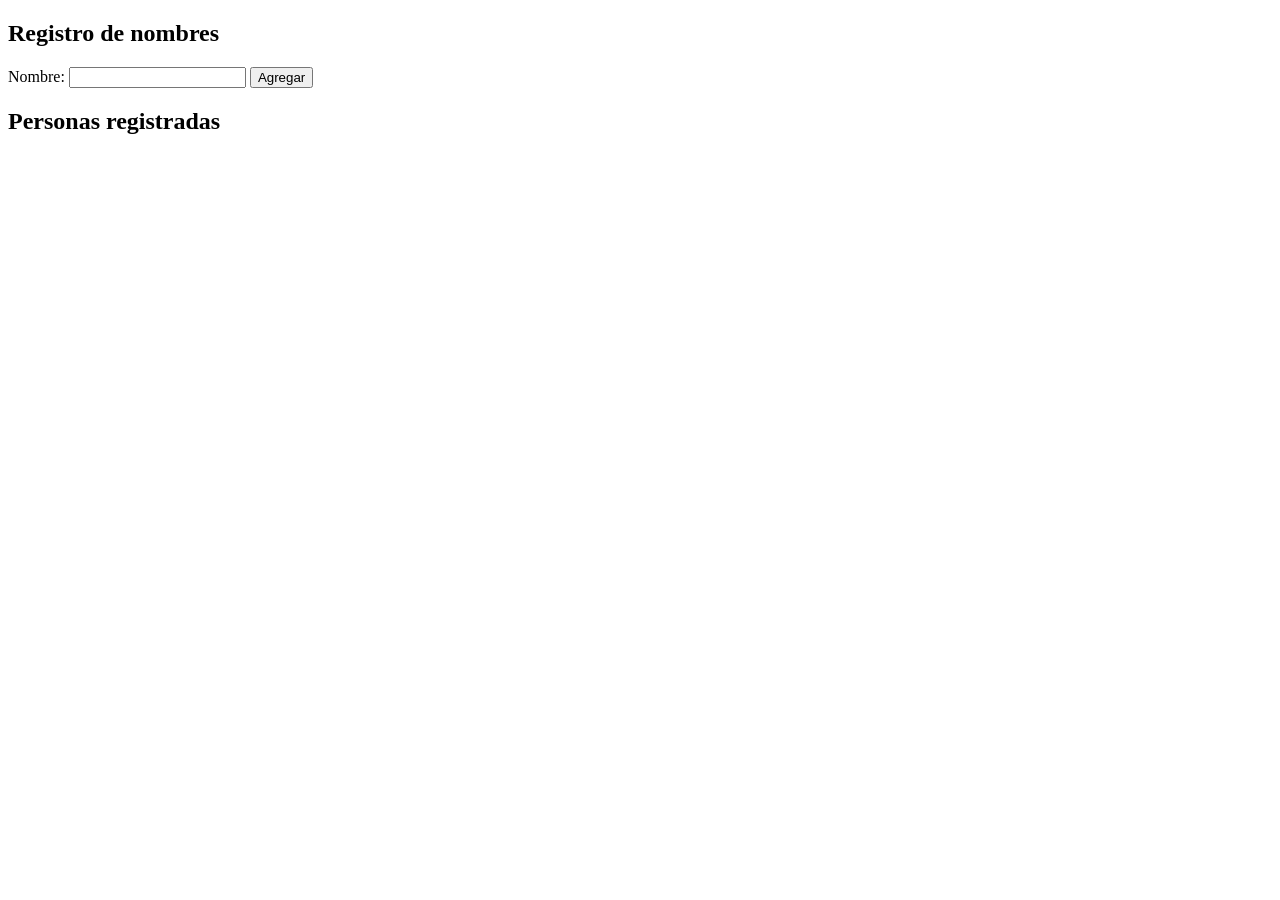
<file: solucion/index.html>
<!DOCTYPE html>
<html lang="es">
<head>
    <meta charset="UTF-8">
    <title>Registro de nombres</title>
</head>
<body>

  <section>
      <h1>Registro de nombres</h1>

    <form id="formulario">
      <label for="nombre">Nombre:</label>
      <input type="text" id="nombre">

      <button type="submit" id="btnAgregar">Agregar</button>
  </form>

    <h2>Personas registradas</h2>

    <ul id="lista"></ul>

    <p id="cantidad"></p>

  </section>

  <section>
    
  </section>
    <script src="js/app.js"></script>

</body>
</html>
</file>
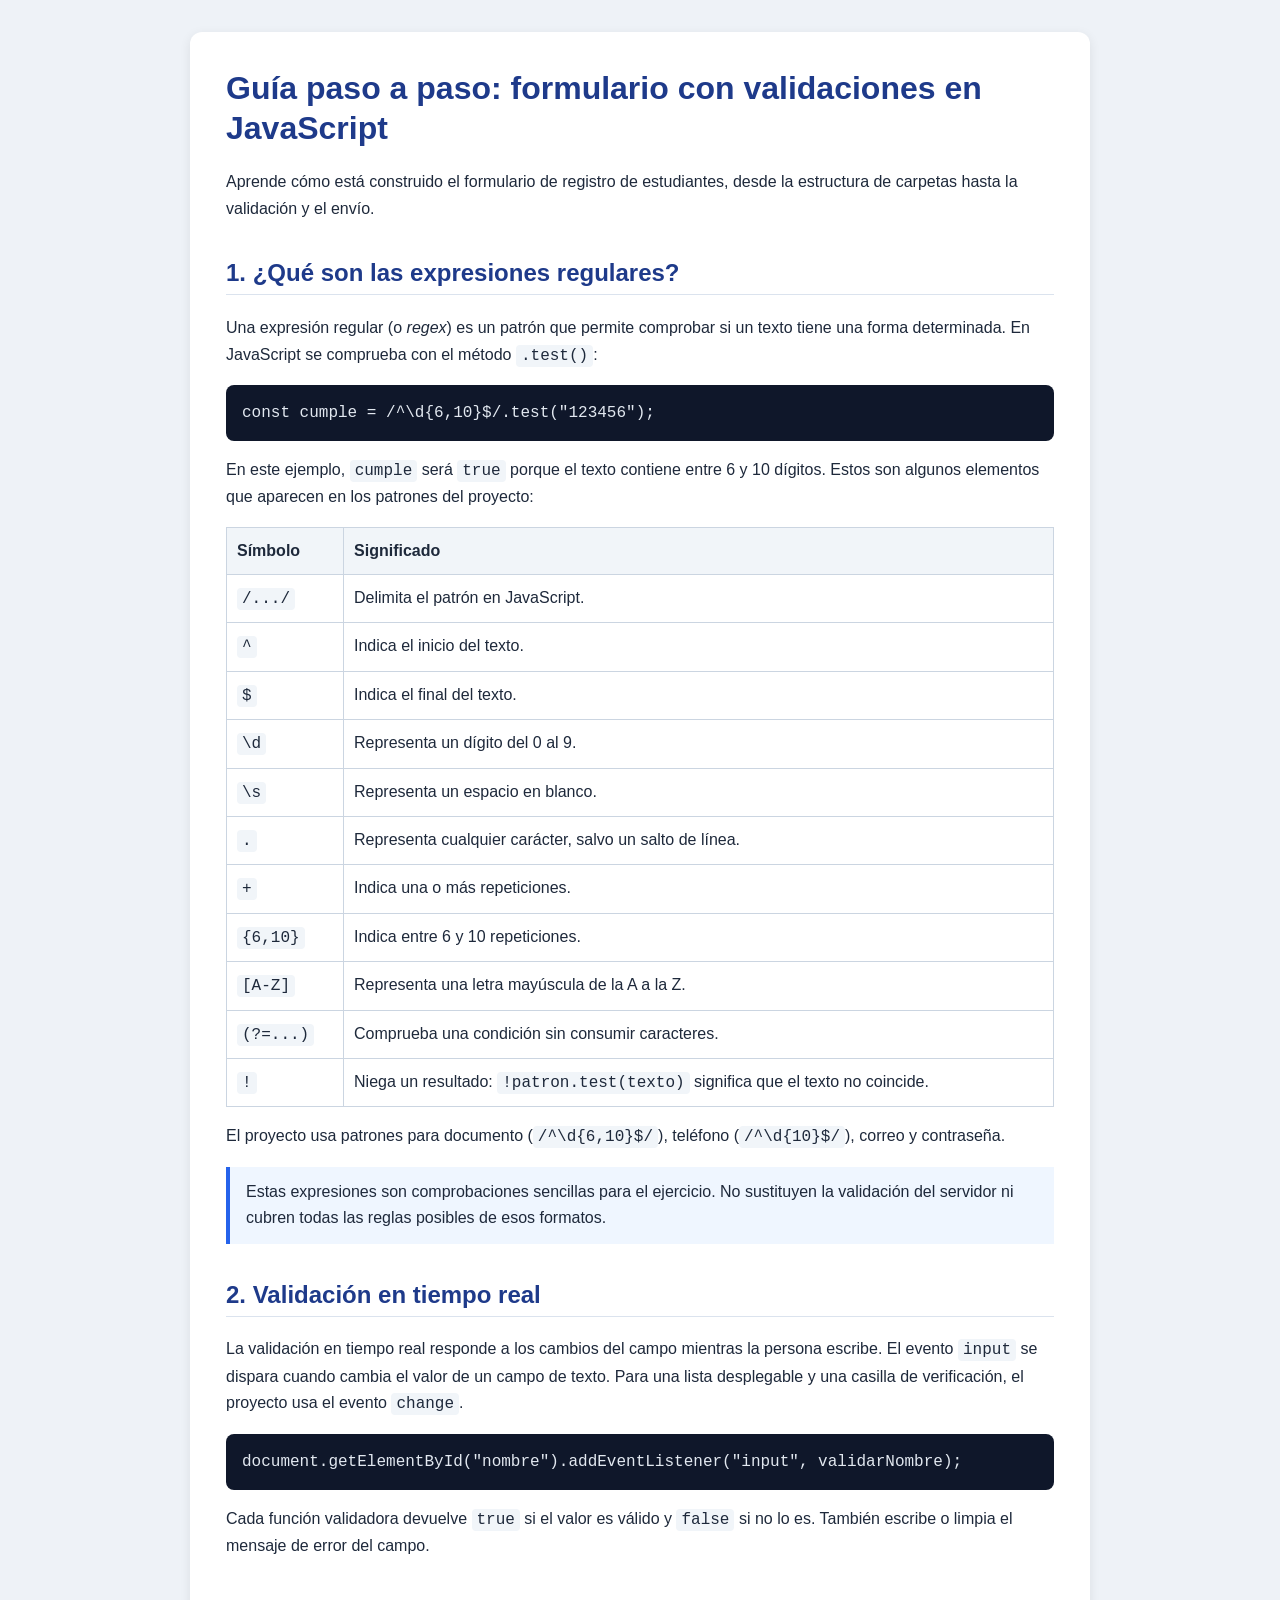
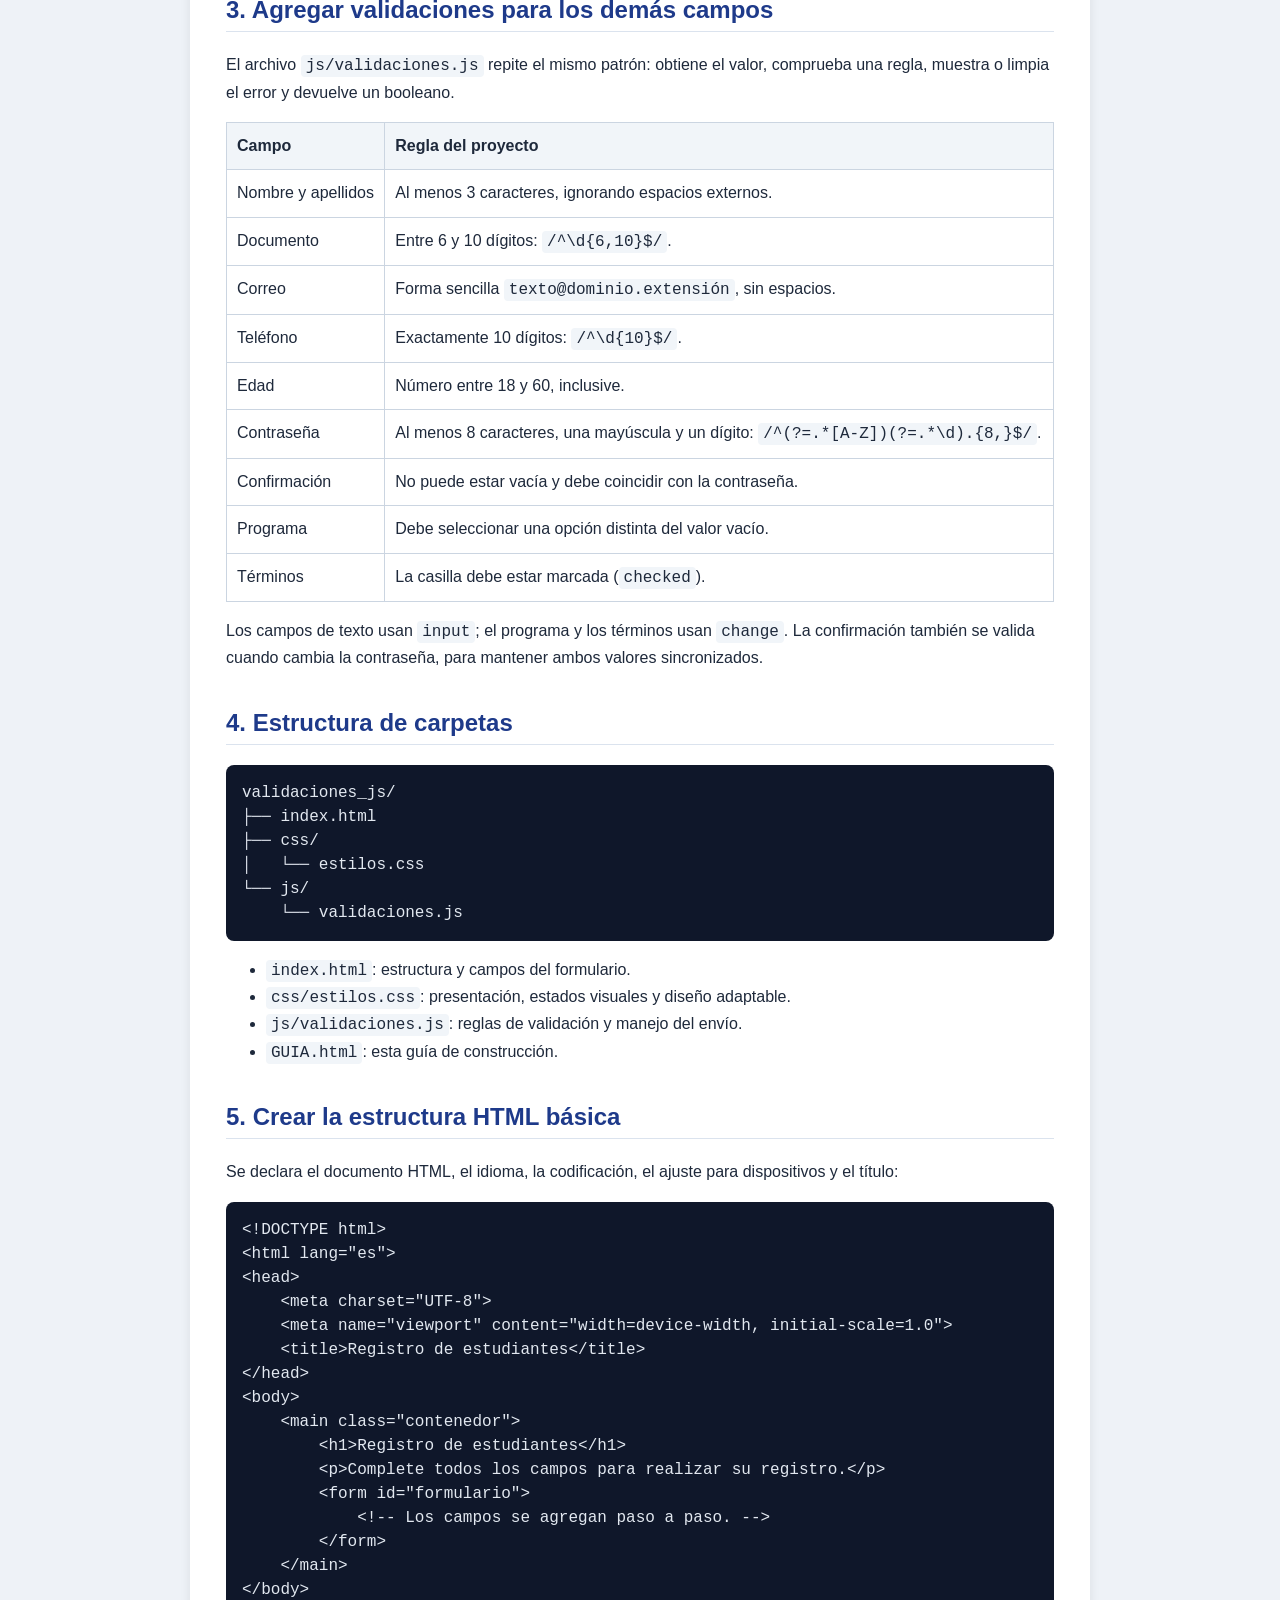
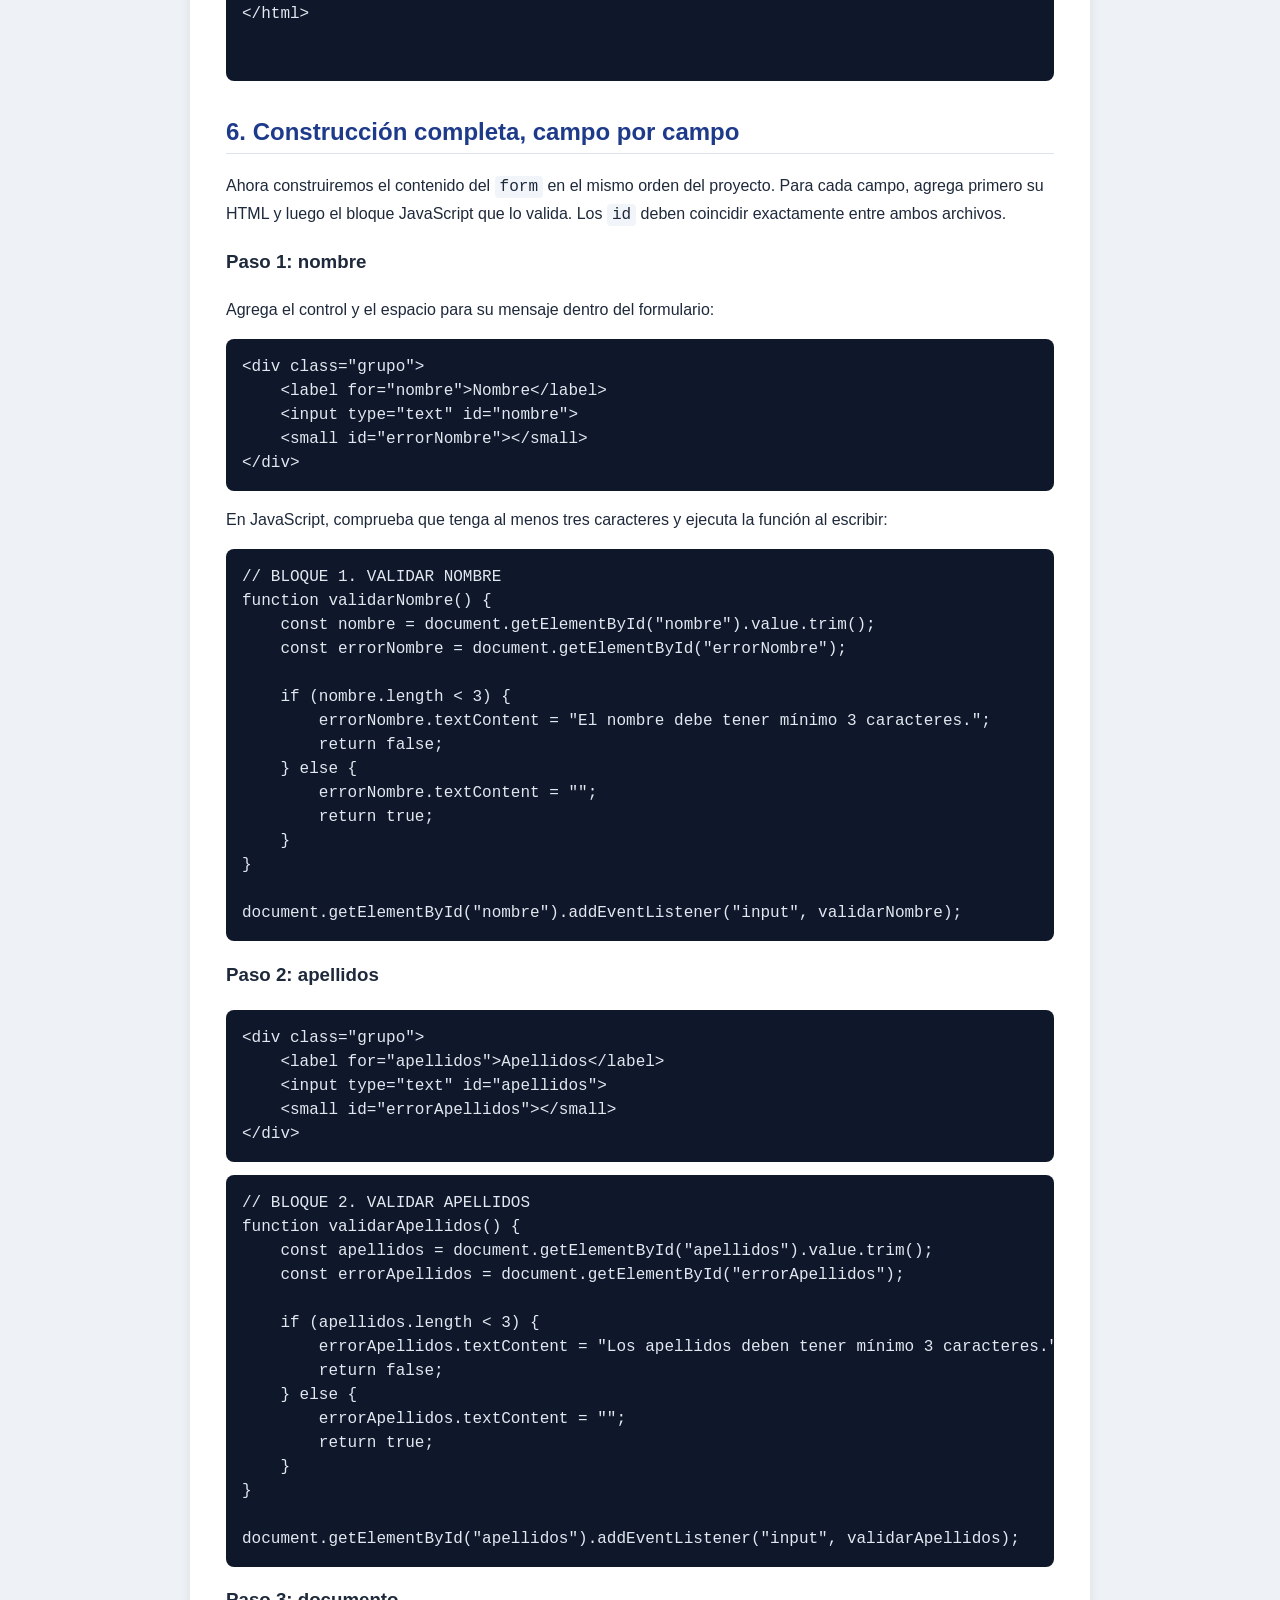
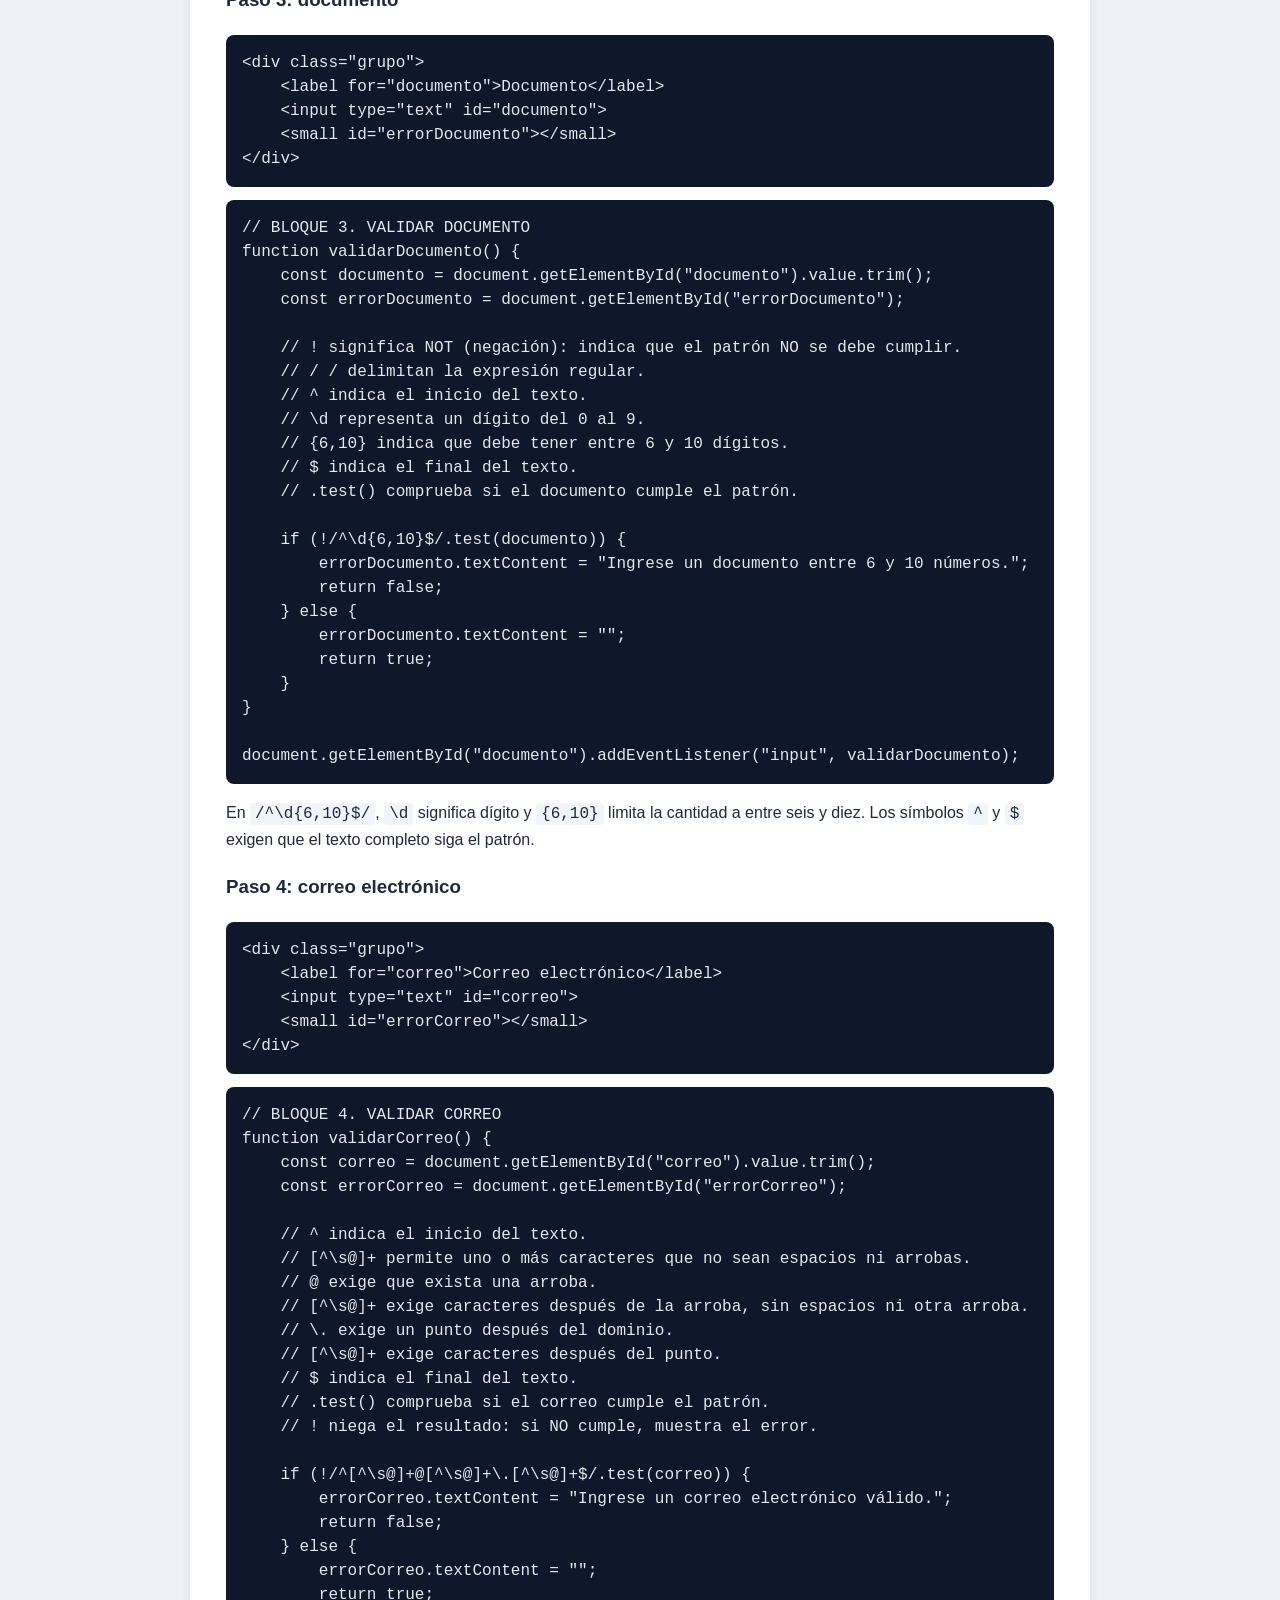
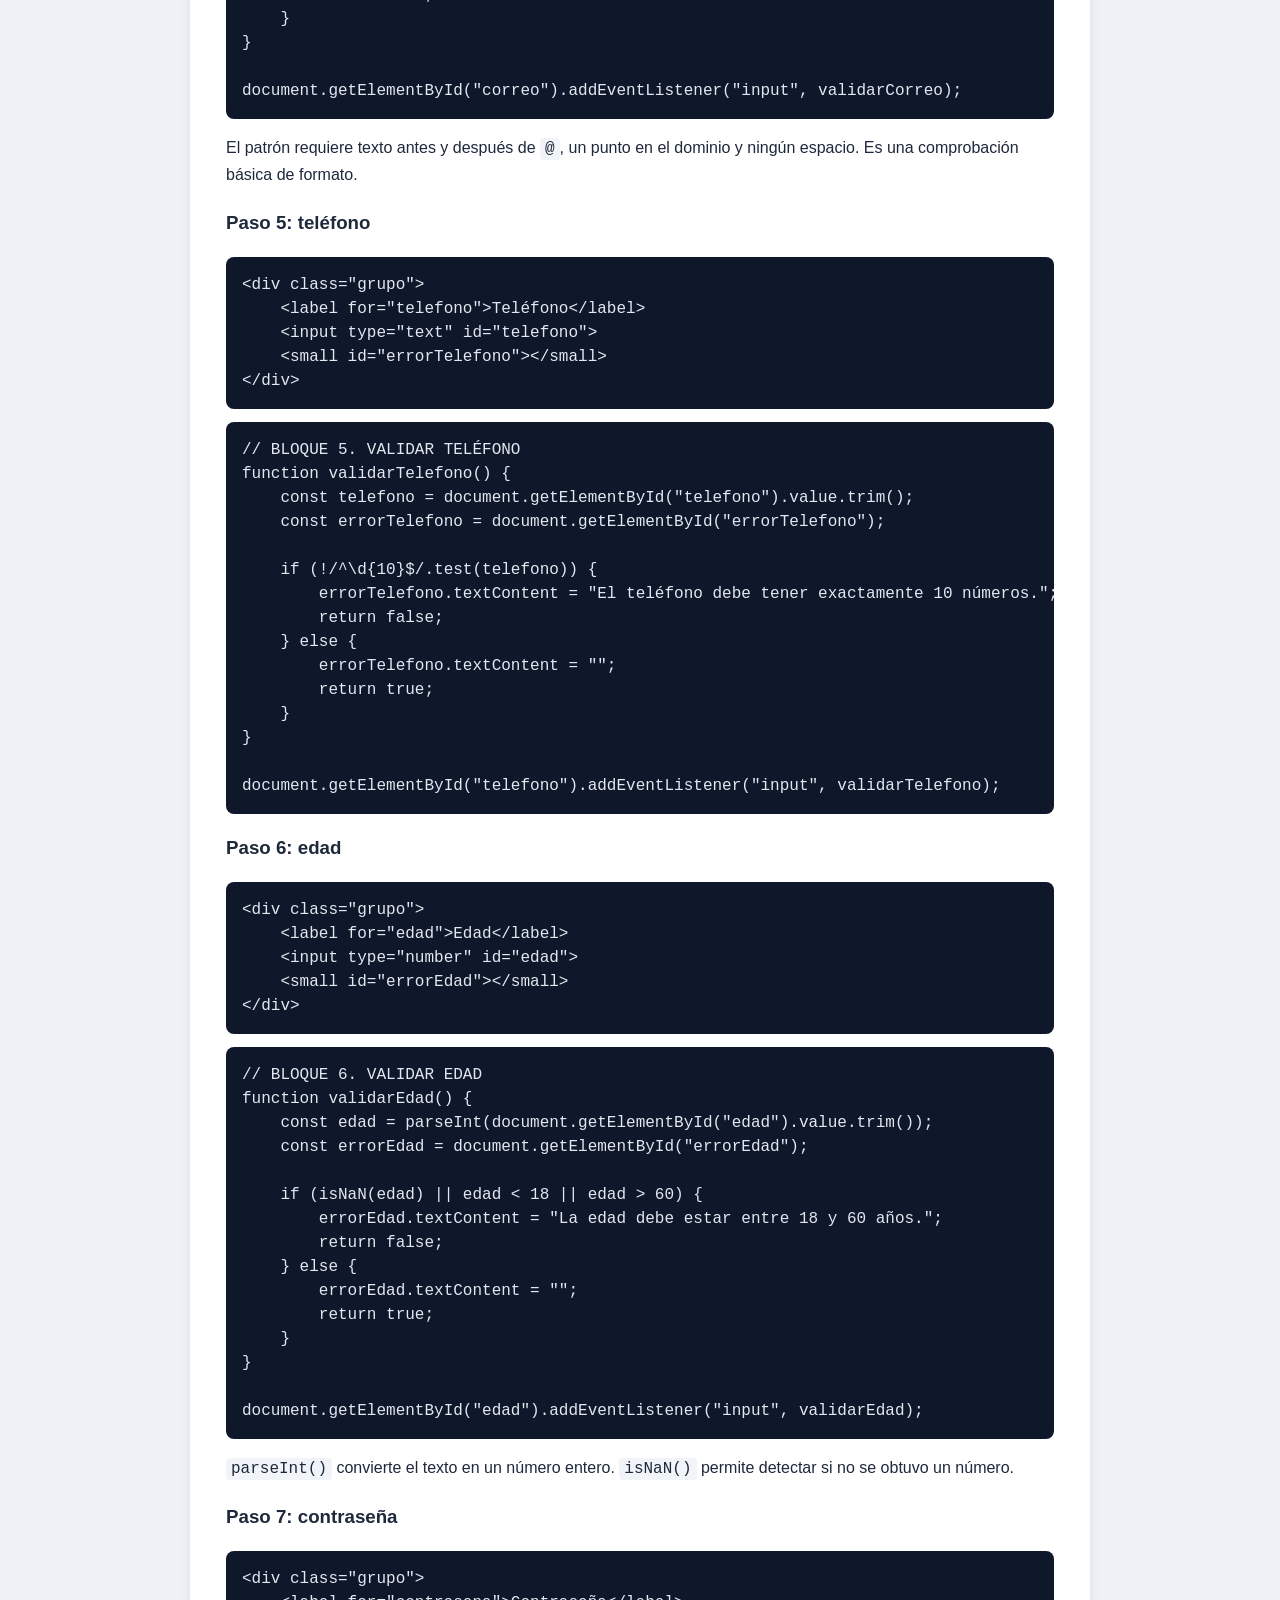
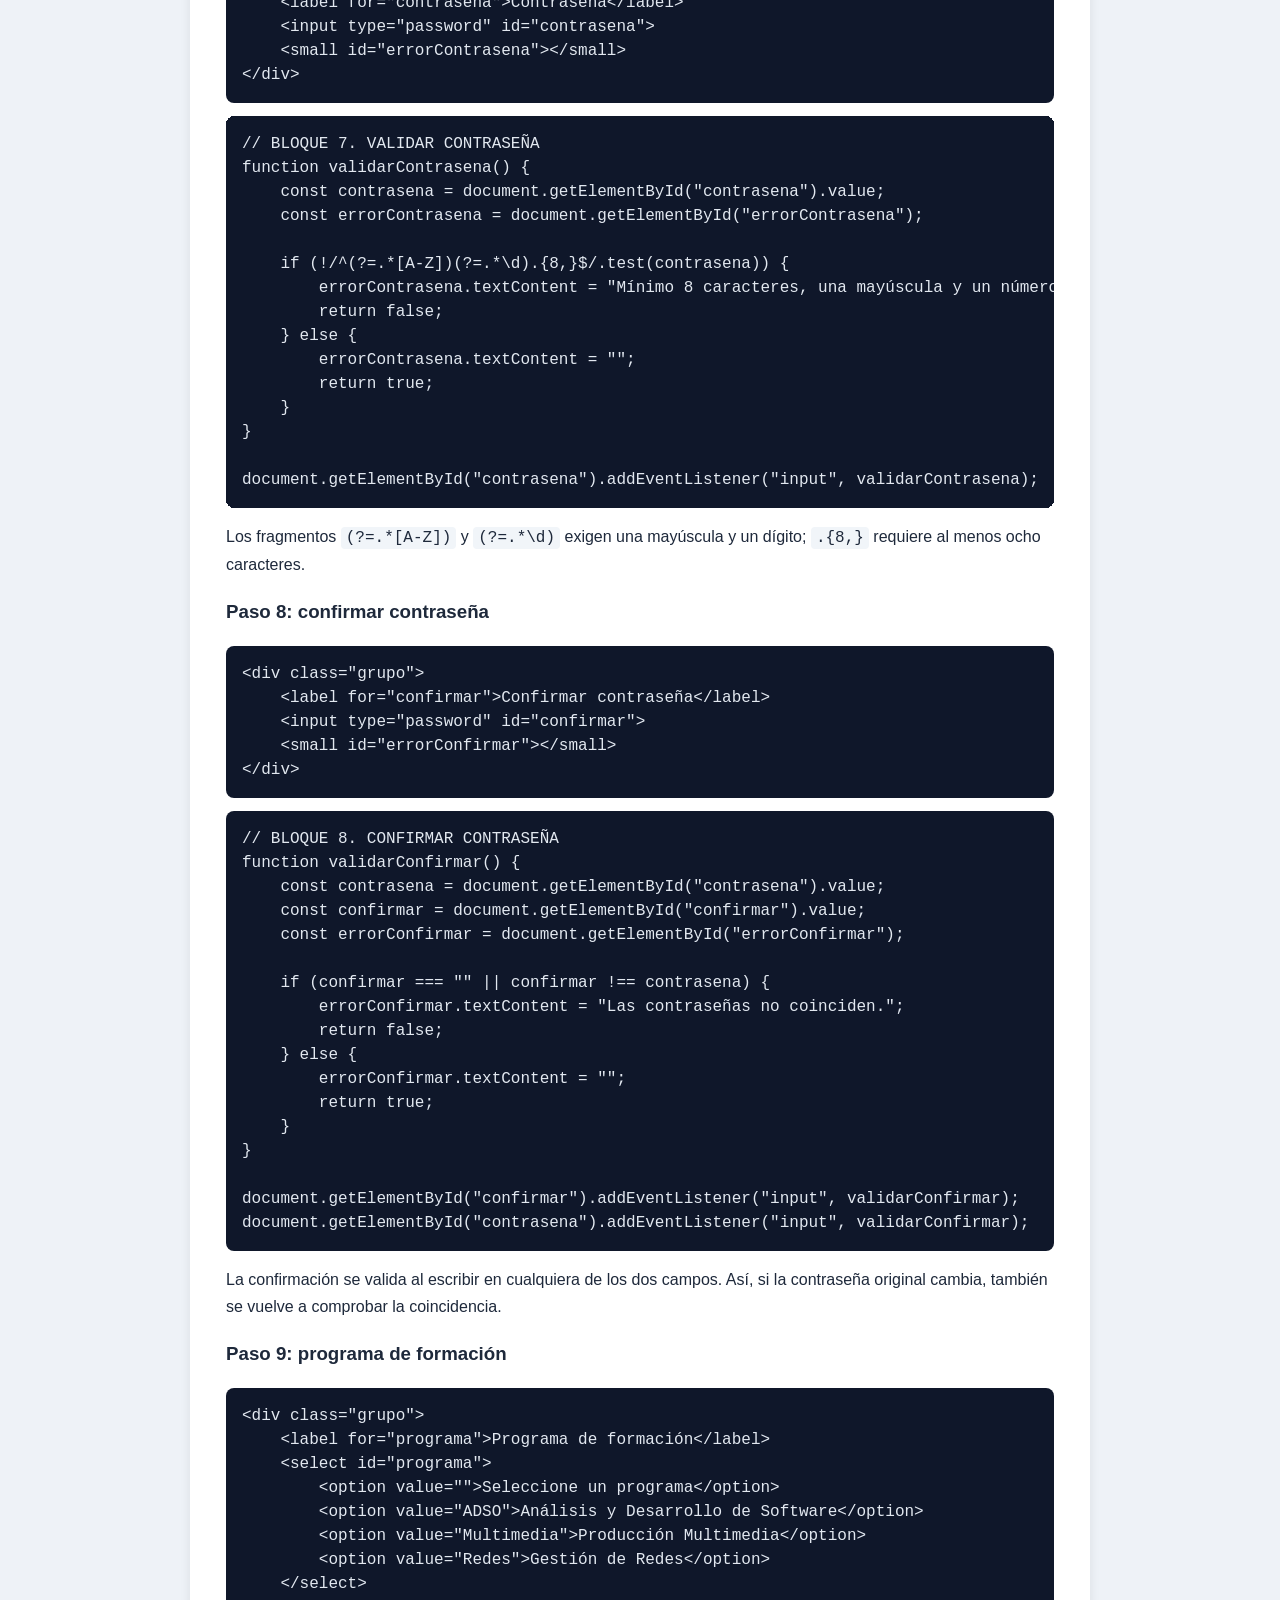
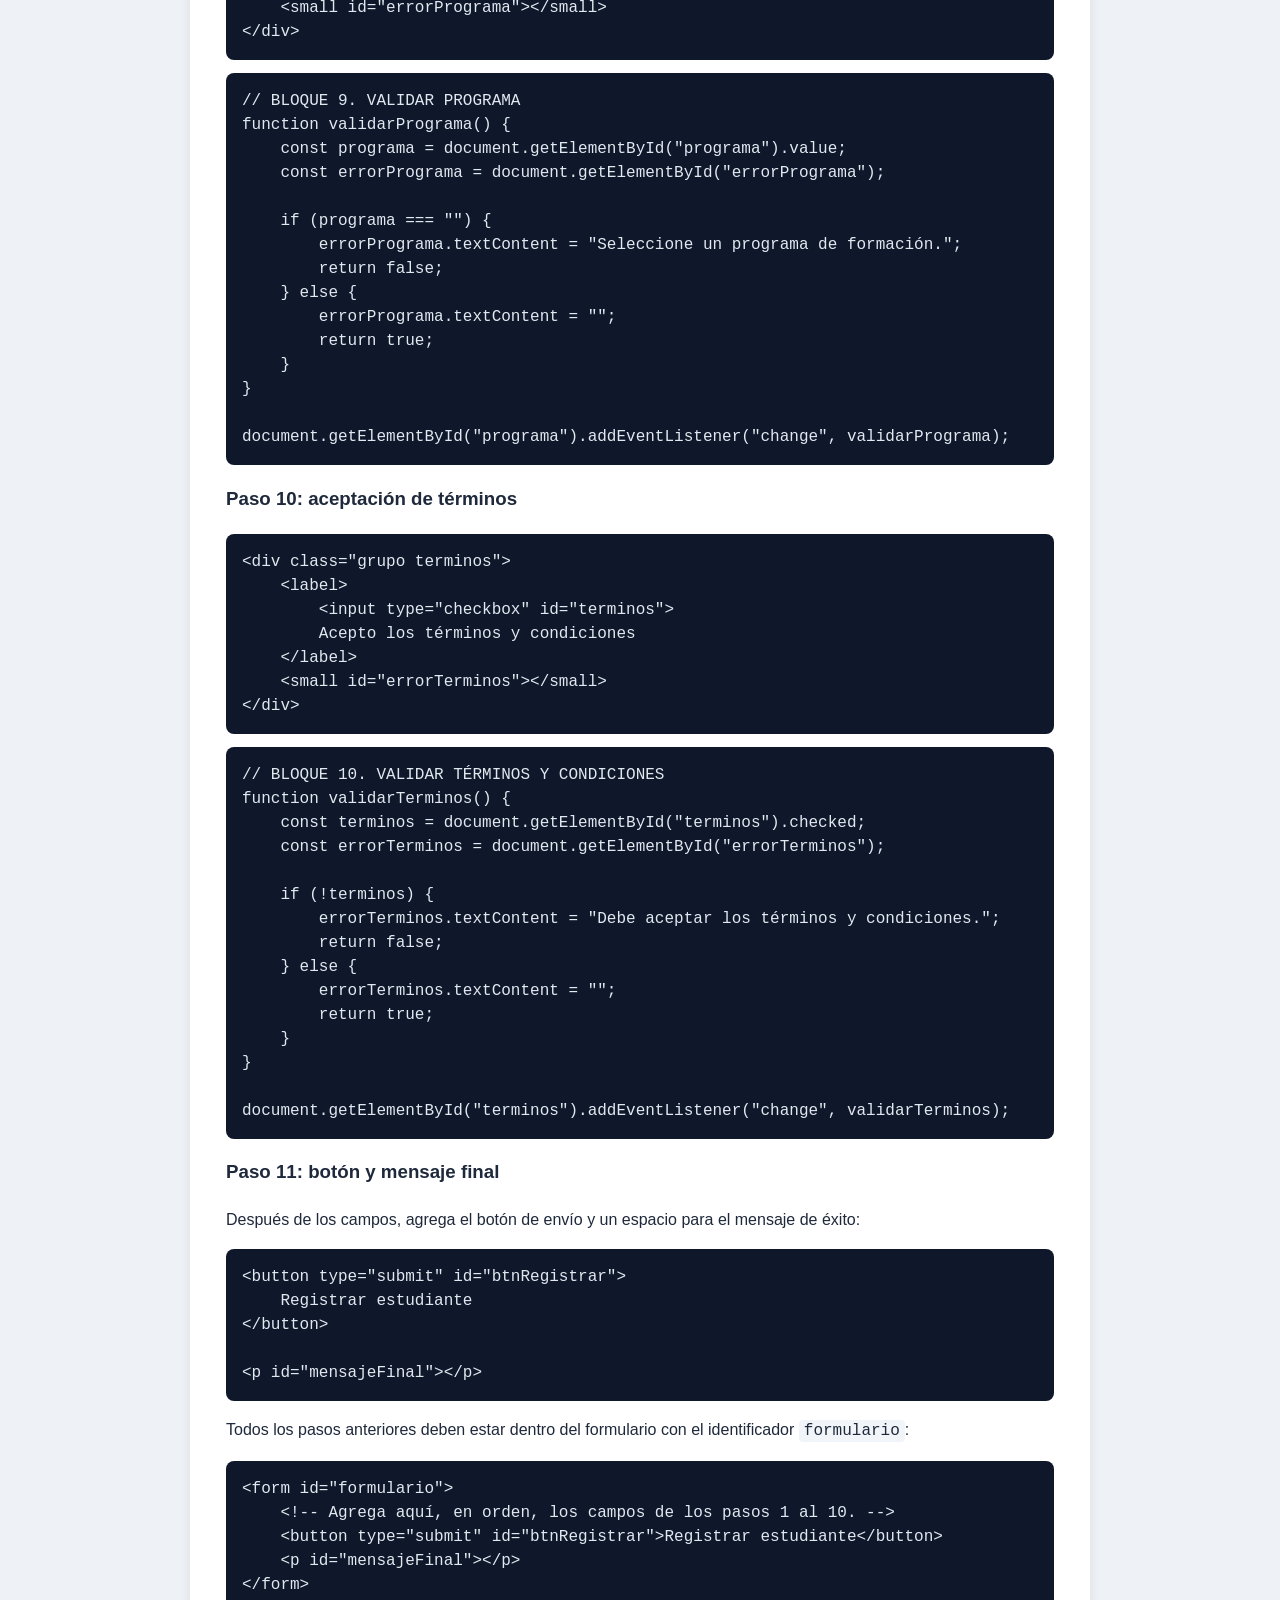
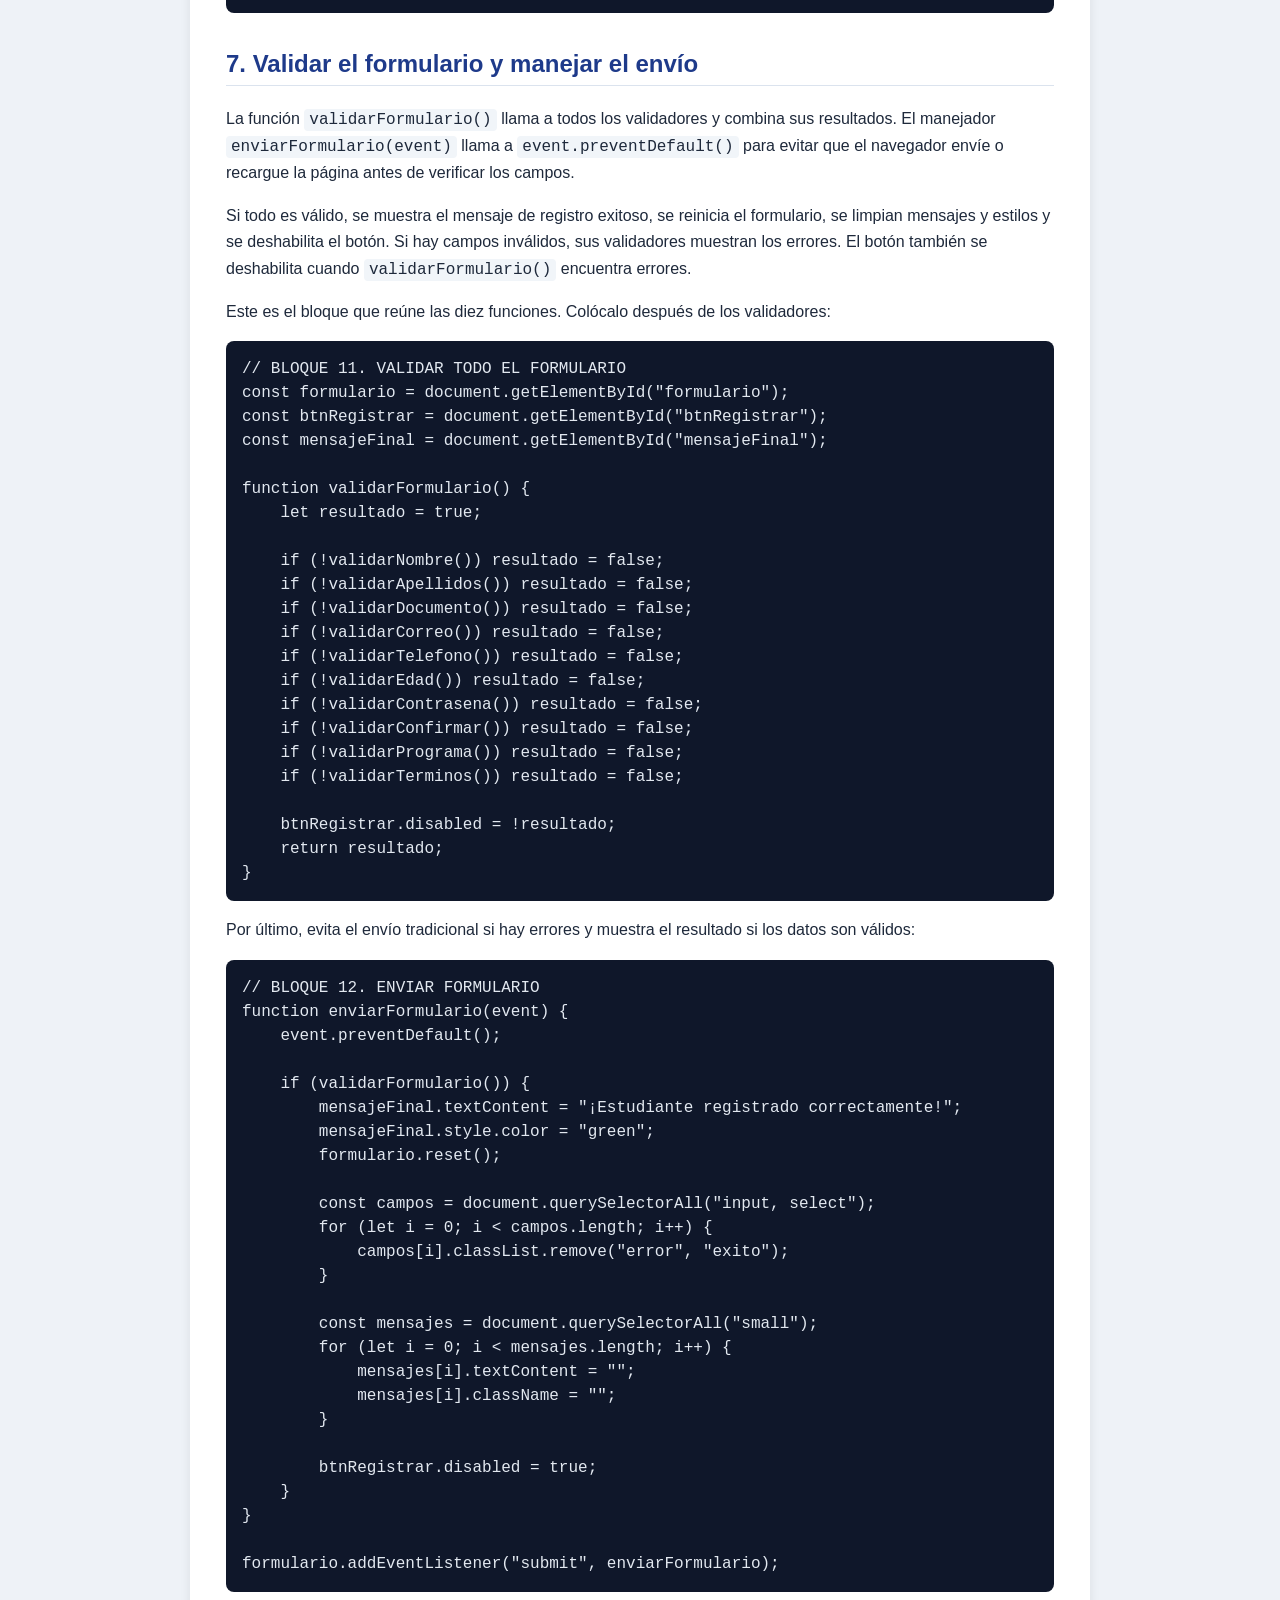
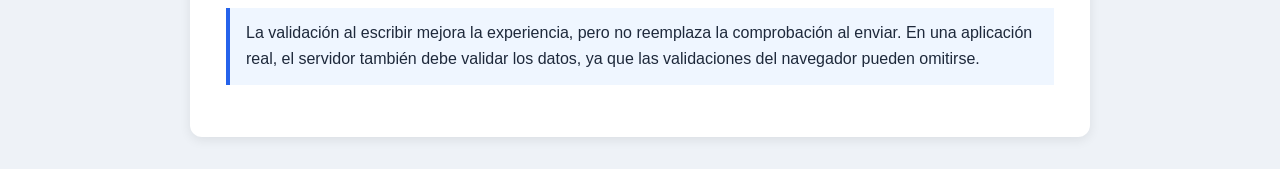
<file: validaciones_js/index.html>
<!DOCTYPE html>
<html lang="es">
<head>
    <meta charset="UTF-8">
    <meta name="viewport" content="width=device-width, initial-scale=1.0">
    <meta name="description" content="Guía paso a paso para construir un formulario con validaciones en JavaScript.">
    <title>Guía: formulario con validaciones</title>
    <style>
        * {
            box-sizing: border-box;
        }

        body {
            margin: 0;
            padding: 32px 16px;
            background: #eef2f7;
            color: #1e293b;
            font-family: Arial, sans-serif;
            line-height: 1.65;
            -webkit-user-select: none;
            user-select: none;
        }

        main {
            max-width: 900px;
            margin: 0 auto;
            padding: 36px;
            background: #fff;
            border-radius: 12px;
            box-shadow: 0 3px 12px #00000015;
        }

        h1, h2 {
            color: #1e3a8a;
            line-height: 1.25;
        }

        h1 {
            margin-top: 0;
        }

        h2 {
            margin-top: 36px;
            padding-bottom: 6px;
            border-bottom: 1px solid #dbe3ee;
        }

        a {
            color: #1d4ed8;
        }

        nav {
            padding: 16px 20px;
            background: #f1f5f9;
            border-radius: 8px;
        }

        nav ul {
            margin-bottom: 0;
        }

        pre {
            overflow-x: auto;
            padding: 16px;
            background: #0f172a;
            border-radius: 8px;
            color: #e2e8f0;
            line-height: 1.5;
        }

        code {
            font-family: Consolas, "Courier New", monospace;
        }

        :not(pre) > code {
            padding: 2px 5px;
            background: #f1f5f9;
            border-radius: 4px;
        }

        table {
            width: 100%;
            border-collapse: collapse;
        }

        th, td {
            padding: 10px;
            border: 1px solid #cbd5e1;
            text-align: left;
            vertical-align: top;
        }

        th {
            background: #f1f5f9;
        }

        .nota {
            padding: 12px 16px;
            border-left: 4px solid #2563eb;
            background: #eff6ff;
        }

        @media (max-width: 600px) {
            body {
                padding: 12px;
            }

            main {
                padding: 22px 18px;
            }
        }
    </style>
</head>
<body>
    <main>
        <header>
            <h1>Guía paso a paso: formulario con validaciones en JavaScript</h1>
            <p>Aprende cómo está construido el formulario de registro de estudiantes, desde la estructura de carpetas hasta la validación y el envío.</p>
        </header>



        <section id="regex">
            <h2>1. ¿Qué son las expresiones regulares?</h2>
            <p>Una expresión regular (o <em>regex</em>) es un patrón que permite comprobar si un texto tiene una forma determinada. En JavaScript se comprueba con el método <code>.test()</code>:</p>
            <pre><code>const cumple = /^\d{6,10}$/.test("123456");</code></pre>
            <p>En este ejemplo, <code>cumple</code> será <code>true</code> porque el texto contiene entre 6 y 10 dígitos. Estos son algunos elementos que aparecen en los patrones del proyecto:</p>
            <table>
                <thead>
                    <tr><th>Símbolo</th><th>Significado</th></tr>
                </thead>
                <tbody>
                    <tr><td><code>/.../</code></td><td>Delimita el patrón en JavaScript.</td></tr>
                    <tr><td><code>^</code></td><td>Indica el inicio del texto.</td></tr>
                    <tr><td><code>$</code></td><td>Indica el final del texto.</td></tr>
                    <tr><td><code>\d</code></td><td>Representa un dígito del 0 al 9.</td></tr>
                    <tr><td><code>\s</code></td><td>Representa un espacio en blanco.</td></tr>
                    <tr><td><code>.</code></td><td>Representa cualquier carácter, salvo un salto de línea.</td></tr>
                    <tr><td><code>+</code></td><td>Indica una o más repeticiones.</td></tr>
                    <tr><td><code>{6,10}</code></td><td>Indica entre 6 y 10 repeticiones.</td></tr>
                    <tr><td><code>[A-Z]</code></td><td>Representa una letra mayúscula de la A a la Z.</td></tr>
                    <tr><td><code>(?=...)</code></td><td>Comprueba una condición sin consumir caracteres.</td></tr>
                    <tr><td><code>!</code></td><td>Niega un resultado: <code>!patron.test(texto)</code> significa que el texto no coincide.</td></tr>
                </tbody>
            </table>
            <p>El proyecto usa patrones para documento (<code>/^\d{6,10}$/</code>), teléfono (<code>/^\d{10}$/</code>), correo y contraseña.</p>
            <p class="nota">Estas expresiones son comprobaciones sencillas para el ejercicio. No sustituyen la validación del servidor ni cubren todas las reglas posibles de esos formatos.</p>
        </section>

        <section id="tiempo-real">
            <h2>2. Validación en tiempo real</h2>
            <p>La validación en tiempo real responde a los cambios del campo mientras la persona escribe. El evento <code>input</code> se dispara cuando cambia el valor de un campo de texto. Para una lista desplegable y una casilla de verificación, el proyecto usa el evento <code>change</code>.</p>
            <pre><code>document.getElementById("nombre").addEventListener("input", validarNombre);</code></pre>
            <p>Cada función validadora devuelve <code>true</code> si el valor es válido y <code>false</code> si no lo es. También escribe o limpia el mensaje de error del campo.</p>
        </section>
        <section id="otras-validaciones">
            <h2>3. Agregar validaciones para los demás campos</h2>
            <p>El archivo <code>js/validaciones.js</code> repite el mismo patrón: obtiene el valor, comprueba una regla, muestra o limpia el error y devuelve un booleano.</p>
            <table>
                <thead>
                    <tr><th>Campo</th><th>Regla del proyecto</th></tr>
                </thead>
                <tbody>
                    <tr><td>Nombre y apellidos</td><td>Al menos 3 caracteres, ignorando espacios externos.</td></tr>
                    <tr><td>Documento</td><td>Entre 6 y 10 dígitos: <code>/^\d{6,10}$/</code>.</td></tr>
                    <tr><td>Correo</td><td>Forma sencilla <code>texto@dominio.extensión</code>, sin espacios.</td></tr>
                    <tr><td>Teléfono</td><td>Exactamente 10 dígitos: <code>/^\d{10}$/</code>.</td></tr>
                    <tr><td>Edad</td><td>Número entre 18 y 60, inclusive.</td></tr>
                    <tr><td>Contraseña</td><td>Al menos 8 caracteres, una mayúscula y un dígito: <code>/^(?=.*[A-Z])(?=.*\d).{8,}$/</code>.</td></tr>
                    <tr><td>Confirmación</td><td>No puede estar vacía y debe coincidir con la contraseña.</td></tr>
                    <tr><td>Programa</td><td>Debe seleccionar una opción distinta del valor vacío.</td></tr>
                    <tr><td>Términos</td><td>La casilla debe estar marcada (<code>checked</code>).</td></tr>
                </tbody>
            </table>
            <p>Los campos de texto usan <code>input</code>; el programa y los términos usan <code>change</code>. La confirmación también se valida cuando cambia la contraseña, para mantener ambos valores sincronizados.</p>
        </section>
        <section id="carpetas">
            <h2>4. Estructura de carpetas</h2>
            <pre><code>validaciones_js/
├── index.html
├── css/
│   └── estilos.css
└── js/
    └── validaciones.js</code></pre>
            <ul>
                <li><code>index.html</code>: estructura y campos del formulario.</li>
                <li><code>css/estilos.css</code>: presentación, estados visuales y diseño adaptable.</li>
                <li><code>js/validaciones.js</code>: reglas de validación y manejo del envío.</li>
                <li><code>GUIA.html</code>: esta guía de construcción.</li>
            </ul>
        </section>

        <section id="html">
            <h2>5. Crear la estructura HTML básica</h2>
            <p>Se declara el documento HTML, el idioma, la codificación, el ajuste para dispositivos y el título:</p>
            <pre><code>&lt;!DOCTYPE html&gt;
&lt;html lang="es"&gt;
&lt;head&gt;
    &lt;meta charset="UTF-8"&gt;
    &lt;meta name="viewport" content="width=device-width, initial-scale=1.0"&gt;
    &lt;title&gt;Registro de estudiantes&lt;/title&gt;
&lt;/head&gt;
&lt;body&gt;
    &lt;main class="contenedor"&gt;
        &lt;h1&gt;Registro de estudiantes&lt;/h1&gt;
        &lt;p&gt;Complete todos los campos para realizar su registro.&lt;/p&gt;
        &lt;form id="formulario"&gt;
            &lt;!-- Los campos se agregan paso a paso. --&gt;
        &lt;/form&gt;
    &lt;/main&gt;
&lt;/body&gt;
&lt;/html&gt;</code>
            
        </section>

        <section id="construccion-completa">
            <h2>6. Construcción completa, campo por campo</h2>
            <p>Ahora construiremos el contenido del <code>form</code> en el mismo orden del proyecto. Para cada campo, agrega primero su HTML y luego el bloque JavaScript que lo valida. Los <code>id</code> deben coincidir exactamente entre ambos archivos.</p>

            <h3>Paso 1: nombre</h3>
            <p>Agrega el control y el espacio para su mensaje dentro del formulario:</p>
            <pre><code>&lt;div class="grupo"&gt;
    &lt;label for="nombre"&gt;Nombre&lt;/label&gt;
    &lt;input type="text" id="nombre"&gt;
    &lt;small id="errorNombre"&gt;&lt;/small&gt;
&lt;/div&gt;</code></pre>
            <p>En JavaScript, comprueba que tenga al menos tres caracteres y ejecuta la función al escribir:</p>
            <pre><code>// BLOQUE 1. VALIDAR NOMBRE
function validarNombre() {
    const nombre = document.getElementById("nombre").value.trim();
    const errorNombre = document.getElementById("errorNombre");

    if (nombre.length &lt; 3) {
        errorNombre.textContent = "El nombre debe tener mínimo 3 caracteres.";
        return false;
    } else {
        errorNombre.textContent = "";
        return true;
    }
}

document.getElementById("nombre").addEventListener("input", validarNombre);</code></pre>

            <h3>Paso 2: apellidos</h3>
            <pre><code>&lt;div class="grupo"&gt;
    &lt;label for="apellidos"&gt;Apellidos&lt;/label&gt;
    &lt;input type="text" id="apellidos"&gt;
    &lt;small id="errorApellidos"&gt;&lt;/small&gt;
&lt;/div&gt;</code></pre>
            <pre><code>// BLOQUE 2. VALIDAR APELLIDOS
function validarApellidos() {
    const apellidos = document.getElementById("apellidos").value.trim();
    const errorApellidos = document.getElementById("errorApellidos");

    if (apellidos.length &lt; 3) {
        errorApellidos.textContent = "Los apellidos deben tener mínimo 3 caracteres.";
        return false;
    } else {
        errorApellidos.textContent = "";
        return true;
    }
}

document.getElementById("apellidos").addEventListener("input", validarApellidos);</code></pre>

            <h3>Paso 3: documento</h3>
            <pre><code>&lt;div class="grupo"&gt;
    &lt;label for="documento"&gt;Documento&lt;/label&gt;
    &lt;input type="text" id="documento"&gt;
    &lt;small id="errorDocumento"&gt;&lt;/small&gt;
&lt;/div&gt;</code></pre>
            <pre><code>// BLOQUE 3. VALIDAR DOCUMENTO
function validarDocumento() {
    const documento = document.getElementById("documento").value.trim();
    const errorDocumento = document.getElementById("errorDocumento");

    // ! significa NOT (negación): indica que el patrón NO se debe cumplir.
    // / / delimitan la expresión regular.
    // ^ indica el inicio del texto.
    // \d representa un dígito del 0 al 9.
    // {6,10} indica que debe tener entre 6 y 10 dígitos.
    // $ indica el final del texto.
    // .test() comprueba si el documento cumple el patrón.

    if (!/^\d{6,10}$/.test(documento)) {
        errorDocumento.textContent = "Ingrese un documento entre 6 y 10 números.";
        return false;
    } else {
        errorDocumento.textContent = "";
        return true;
    }
}

document.getElementById("documento").addEventListener("input", validarDocumento);</code></pre>
            <p>En <code>/^\d{6,10}$/</code>, <code>\d</code> significa dígito y <code>{6,10}</code> limita la cantidad a entre seis y diez. Los símbolos <code>^</code> y <code>$</code> exigen que el texto completo siga el patrón.</p>

            <h3>Paso 4: correo electrónico</h3>
            <pre><code>&lt;div class="grupo"&gt;
    &lt;label for="correo"&gt;Correo electrónico&lt;/label&gt;
    &lt;input type="text" id="correo"&gt;
    &lt;small id="errorCorreo"&gt;&lt;/small&gt;
&lt;/div&gt;</code></pre>
            <pre><code>// BLOQUE 4. VALIDAR CORREO
function validarCorreo() {
    const correo = document.getElementById("correo").value.trim();
    const errorCorreo = document.getElementById("errorCorreo");

    // ^ indica el inicio del texto.
    // [^\s@]+ permite uno o más caracteres que no sean espacios ni arrobas.
    // @ exige que exista una arroba.
    // [^\s@]+ exige caracteres después de la arroba, sin espacios ni otra arroba.
    // \. exige un punto después del dominio.
    // [^\s@]+ exige caracteres después del punto.
    // $ indica el final del texto.
    // .test() comprueba si el correo cumple el patrón.
    // ! niega el resultado: si NO cumple, muestra el error.

    if (!/^[^\s@]+@[^\s@]+\.[^\s@]+$/.test(correo)) {
        errorCorreo.textContent = "Ingrese un correo electrónico válido.";
        return false;
    } else {
        errorCorreo.textContent = "";
        return true;
    }
}

document.getElementById("correo").addEventListener("input", validarCorreo);</code></pre>
            <p>El patrón requiere texto antes y después de <code>@</code>, un punto en el dominio y ningún espacio. Es una comprobación básica de formato.</p>

            <h3>Paso 5: teléfono</h3>
            <pre><code>&lt;div class="grupo"&gt;
    &lt;label for="telefono"&gt;Teléfono&lt;/label&gt;
    &lt;input type="text" id="telefono"&gt;
    &lt;small id="errorTelefono"&gt;&lt;/small&gt;
&lt;/div&gt;</code></pre>
            <pre><code>// BLOQUE 5. VALIDAR TELÉFONO
function validarTelefono() {
    const telefono = document.getElementById("telefono").value.trim();
    const errorTelefono = document.getElementById("errorTelefono");

    if (!/^\d{10}$/.test(telefono)) {
        errorTelefono.textContent = "El teléfono debe tener exactamente 10 números.";
        return false;
    } else {
        errorTelefono.textContent = "";
        return true;
    }
}

document.getElementById("telefono").addEventListener("input", validarTelefono);</code></pre>

            <h3>Paso 6: edad</h3>
            <pre><code>&lt;div class="grupo"&gt;
    &lt;label for="edad"&gt;Edad&lt;/label&gt;
    &lt;input type="number" id="edad"&gt;
    &lt;small id="errorEdad"&gt;&lt;/small&gt;
&lt;/div&gt;</code></pre>
            <pre><code>// BLOQUE 6. VALIDAR EDAD
function validarEdad() {
    const edad = parseInt(document.getElementById("edad").value.trim());
    const errorEdad = document.getElementById("errorEdad");

    if (isNaN(edad) || edad &lt; 18 || edad &gt; 60) {
        errorEdad.textContent = "La edad debe estar entre 18 y 60 años.";
        return false;
    } else {
        errorEdad.textContent = "";
        return true;
    }
}

document.getElementById("edad").addEventListener("input", validarEdad);</code></pre>
            <p><code>parseInt()</code> convierte el texto en un número entero. <code>isNaN()</code> permite detectar si no se obtuvo un número.</p>

            <h3>Paso 7: contraseña</h3>
            <pre><code>&lt;div class="grupo"&gt;
    &lt;label for="contrasena"&gt;Contraseña&lt;/label&gt;
    &lt;input type="password" id="contrasena"&gt;
    &lt;small id="errorContrasena"&gt;&lt;/small&gt;
&lt;/div&gt;</code></pre>
            <pre><code>// BLOQUE 7. VALIDAR CONTRASEÑA
function validarContrasena() {
    const contrasena = document.getElementById("contrasena").value;
    const errorContrasena = document.getElementById("errorContrasena");

    if (!/^(?=.*[A-Z])(?=.*\d).{8,}$/.test(contrasena)) {
        errorContrasena.textContent = "Mínimo 8 caracteres, una mayúscula y un número.";
        return false;
    } else {
        errorContrasena.textContent = "";
        return true;
    }
}

document.getElementById("contrasena").addEventListener("input", validarContrasena);</code></pre>
            <p>Los fragmentos <code>(?=.*[A-Z])</code> y <code>(?=.*\d)</code> exigen una mayúscula y un dígito; <code>.{8,}</code> requiere al menos ocho caracteres.</p>

            <h3>Paso 8: confirmar contraseña</h3>
            <pre><code>&lt;div class="grupo"&gt;
    &lt;label for="confirmar"&gt;Confirmar contraseña&lt;/label&gt;
    &lt;input type="password" id="confirmar"&gt;
    &lt;small id="errorConfirmar"&gt;&lt;/small&gt;
&lt;/div&gt;</code></pre>
            <pre><code>// BLOQUE 8. CONFIRMAR CONTRASEÑA
function validarConfirmar() {
    const contrasena = document.getElementById("contrasena").value;
    const confirmar = document.getElementById("confirmar").value;
    const errorConfirmar = document.getElementById("errorConfirmar");

    if (confirmar === "" || confirmar !== contrasena) {
        errorConfirmar.textContent = "Las contraseñas no coinciden.";
        return false;
    } else {
        errorConfirmar.textContent = "";
        return true;
    }
}

document.getElementById("confirmar").addEventListener("input", validarConfirmar);
document.getElementById("contrasena").addEventListener("input", validarConfirmar);</code></pre>
            <p>La confirmación se valida al escribir en cualquiera de los dos campos. Así, si la contraseña original cambia, también se vuelve a comprobar la coincidencia.</p>

            <h3>Paso 9: programa de formación</h3>
            <pre><code>&lt;div class="grupo"&gt;
    &lt;label for="programa"&gt;Programa de formación&lt;/label&gt;
    &lt;select id="programa"&gt;
        &lt;option value=""&gt;Seleccione un programa&lt;/option&gt;
        &lt;option value="ADSO"&gt;Análisis y Desarrollo de Software&lt;/option&gt;
        &lt;option value="Multimedia"&gt;Producción Multimedia&lt;/option&gt;
        &lt;option value="Redes"&gt;Gestión de Redes&lt;/option&gt;
    &lt;/select&gt;
    &lt;small id="errorPrograma"&gt;&lt;/small&gt;
&lt;/div&gt;</code></pre>
            <pre><code>// BLOQUE 9. VALIDAR PROGRAMA
function validarPrograma() {
    const programa = document.getElementById("programa").value;
    const errorPrograma = document.getElementById("errorPrograma");

    if (programa === "") {
        errorPrograma.textContent = "Seleccione un programa de formación.";
        return false;
    } else {
        errorPrograma.textContent = "";
        return true;
    }
}

document.getElementById("programa").addEventListener("change", validarPrograma);</code></pre>

            <h3>Paso 10: aceptación de términos</h3>
            <pre><code>&lt;div class="grupo terminos"&gt;
    &lt;label&gt;
        &lt;input type="checkbox" id="terminos"&gt;
        Acepto los términos y condiciones
    &lt;/label&gt;
    &lt;small id="errorTerminos"&gt;&lt;/small&gt;
&lt;/div&gt;</code></pre>
            <pre><code>// BLOQUE 10. VALIDAR TÉRMINOS Y CONDICIONES
function validarTerminos() {
    const terminos = document.getElementById("terminos").checked;
    const errorTerminos = document.getElementById("errorTerminos");

    if (!terminos) {
        errorTerminos.textContent = "Debe aceptar los términos y condiciones.";
        return false;
    } else {
        errorTerminos.textContent = "";
        return true;
    }
}

document.getElementById("terminos").addEventListener("change", validarTerminos);</code></pre>

            <h3>Paso 11: botón y mensaje final</h3>
            <p>Después de los campos, agrega el botón de envío y un espacio para el mensaje de éxito:</p>
            <pre><code>&lt;button type="submit" id="btnRegistrar"&gt;
    Registrar estudiante
&lt;/button&gt;

&lt;p id="mensajeFinal"&gt;&lt;/p&gt;</code></pre>
            <p>Todos los pasos anteriores deben estar dentro del formulario con el identificador <code>formulario</code>:</p>
            <pre><code>&lt;form id="formulario"&gt;
    &lt;!-- Agrega aquí, en orden, los campos de los pasos 1 al 10. --&gt;
    &lt;button type="submit" id="btnRegistrar"&gt;Registrar estudiante&lt;/button&gt;
    &lt;p id="mensajeFinal"&gt;&lt;/p&gt;
&lt;/form&gt;</code></pre>
        </section>

        <section id="envio">
            <h2>7. Validar el formulario y manejar el envío</h2>
            <p>La función <code>validarFormulario()</code> llama a todos los validadores y combina sus resultados. El manejador <code>enviarFormulario(event)</code> llama a <code>event.preventDefault()</code> para evitar que el navegador envíe o recargue la página antes de verificar los campos.</p>
            <p>Si todo es válido, se muestra el mensaje de registro exitoso, se reinicia el formulario, se limpian mensajes y estilos y se deshabilita el botón. Si hay campos inválidos, sus validadores muestran los errores. El botón también se deshabilita cuando <code>validarFormulario()</code> encuentra errores.</p>
            <p>Este es el bloque que reúne las diez funciones. Colócalo después de los validadores:</p>
            <pre><code>// BLOQUE 11. VALIDAR TODO EL FORMULARIO
const formulario = document.getElementById("formulario");
const btnRegistrar = document.getElementById("btnRegistrar");
const mensajeFinal = document.getElementById("mensajeFinal");

function validarFormulario() {
    let resultado = true;

    if (!validarNombre()) resultado = false;
    if (!validarApellidos()) resultado = false;
    if (!validarDocumento()) resultado = false;
    if (!validarCorreo()) resultado = false;
    if (!validarTelefono()) resultado = false;
    if (!validarEdad()) resultado = false;
    if (!validarContrasena()) resultado = false;
    if (!validarConfirmar()) resultado = false;
    if (!validarPrograma()) resultado = false;
    if (!validarTerminos()) resultado = false;

    btnRegistrar.disabled = !resultado;
    return resultado;
}</code></pre>
            <p>Por último, evita el envío tradicional si hay errores y muestra el resultado si los datos son válidos:</p>
            <pre><code>// BLOQUE 12. ENVIAR FORMULARIO
function enviarFormulario(event) {
    event.preventDefault();

    if (validarFormulario()) {
        mensajeFinal.textContent = "¡Estudiante registrado correctamente!";
        mensajeFinal.style.color = "green";
        formulario.reset();

        const campos = document.querySelectorAll("input, select");
        for (let i = 0; i &lt; campos.length; i++) {
            campos[i].classList.remove("error", "exito");
        }

        const mensajes = document.querySelectorAll("small");
        for (let i = 0; i &lt; mensajes.length; i++) {
            mensajes[i].textContent = "";
            mensajes[i].className = "";
        }

        btnRegistrar.disabled = true;
    }
}

formulario.addEventListener("submit", enviarFormulario);</code></pre>
            <p class="nota">La validación al escribir mejora la experiencia, pero no reemplaza la comprobación al enviar. En una aplicación real, el servidor también debe validar los datos, ya que las validaciones del navegador pueden omitirse.</p>
        </section>


    </main>
    <script>
        ["copy", "cut", "paste"].forEach(function (eventName) {
            document.addEventListener(eventName, function (event) {
                event.preventDefault();
            });
        });

        document.addEventListener("keydown", function (event) {
            const key = event.key.toLowerCase();
            const shortcut = (event.ctrlKey || event.metaKey) &&
                (key === "c" || key === "x" || key === "v");

            if (shortcut) {
                event.preventDefault();
            }
        });
    </script>
</body>
</html>
</file>
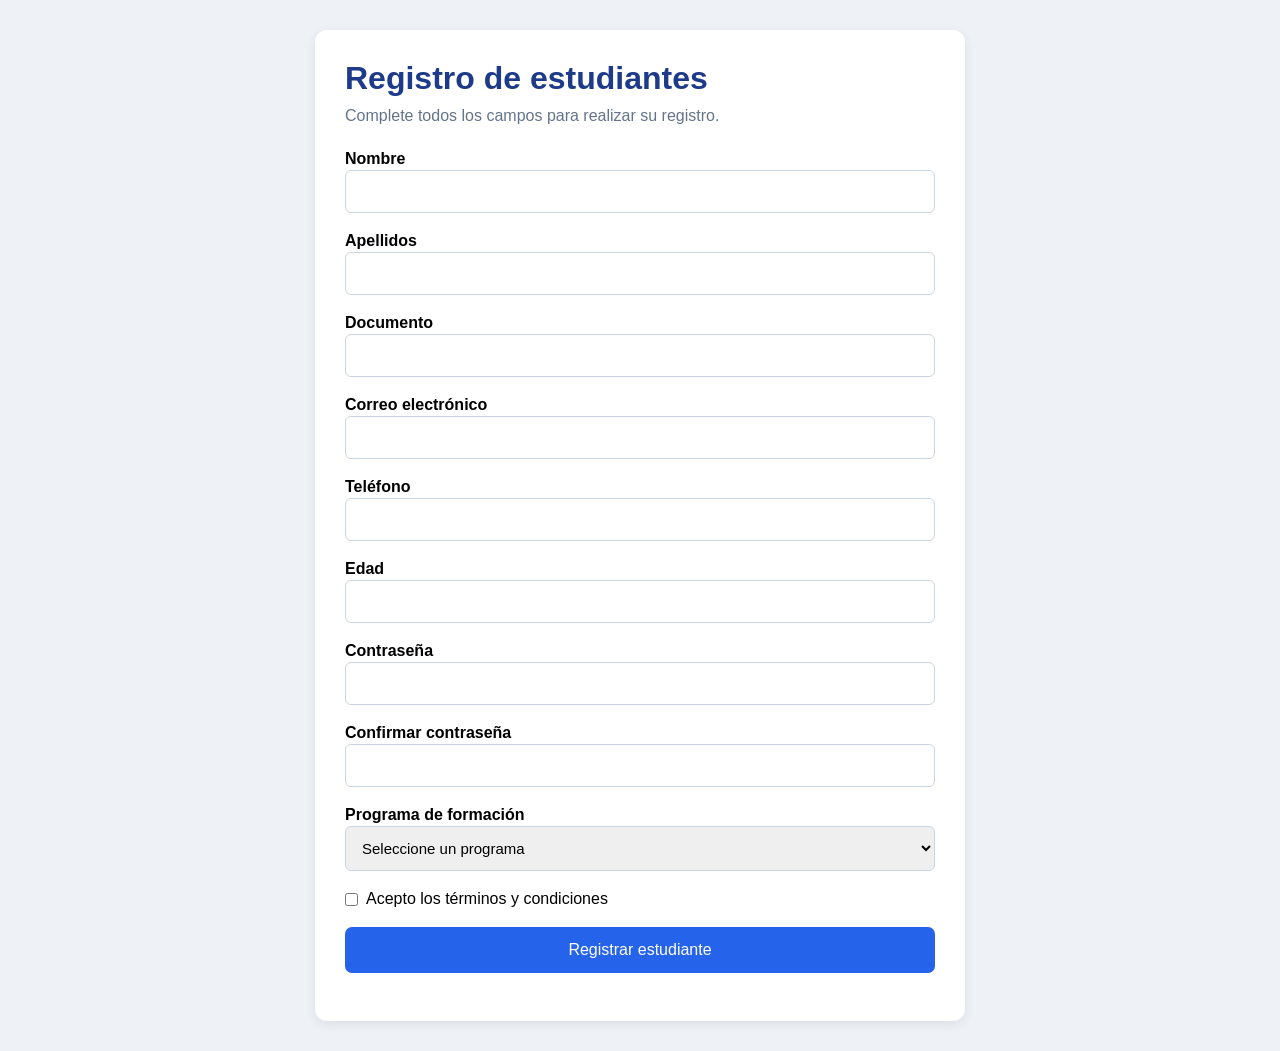
<file: validaciones_js/solucion/index.html>
<!DOCTYPE html>
<html lang="es">
<head>
    <meta charset="UTF-8">
    <meta name="viewport" content="width=device-width, initial-scale=1.0">
    <title>Registro de estudiantes</title>
    <link rel="stylesheet" href="css/estilos.css">
</head>
<body>

    <main class="contenedor">

        <h1>Registro de estudiantes</h1>
        <p>Complete todos los campos para realizar su registro.</p>

        <form id="formulario">

            <div class="grupo">
                <label for="nombre">Nombre</label>
                <input type="text" id="nombre">
                <small id="errorNombre"></small>
            </div>

            <div class="grupo">
                <label for="apellidos">Apellidos</label>
                <input type="text" id="apellidos">
                <small id="errorApellidos"></small>
            </div>

            <div class="grupo">
                <label for="documento">Documento</label>
                <input type="text" id="documento">
                <small id="errorDocumento"></small>
            </div>

            <div class="grupo">
                <label for="correo">Correo electrónico</label>
                <input type="text" id="correo">
                <small id="errorCorreo"></small>
            </div>

            <div class="grupo">
                <label for="telefono">Teléfono</label>
                <input type="text" id="telefono">
                <small id="errorTelefono"></small>
            </div>

            <div class="grupo">
                <label for="edad">Edad</label>
                <input type="number" id="edad">
                <small id="errorEdad"></small>
            </div>

            <div class="grupo">
                <label for="contrasena">Contraseña</label>
                <input type="password" id="contrasena">
                <small id="errorContrasena"></small>
            </div>

            <div class="grupo">
                <label for="confirmar">Confirmar contraseña</label>
                <input type="password" id="confirmar">
                <small id="errorConfirmar"></small>
            </div>

            <div class="grupo">
                <label for="programa">Programa de formación</label>
                <select id="programa">
                    <option value="">Seleccione un programa</option>
                    <option value="ADSO">Análisis y Desarrollo de Software</option>
                    <option value="Multimedia">Producción Multimedia</option>
                    <option value="Redes">Gestión de Redes</option>
                </select>
                <small id="errorPrograma"></small>
            </div>

            <div class="grupo terminos">
                <label>
                    <input type="checkbox" id="terminos">
                    Acepto los términos y condiciones
                </label>
                <small id="errorTerminos"></small>
            </div>

            <button type="submit" id="btnRegistrar">
                Registrar estudiante
            </button>

            <p id="mensajeFinal"></p>

        </form>

    </main>

    <script src="js/validaciones.js"></script>

</body>
</html>
</file>
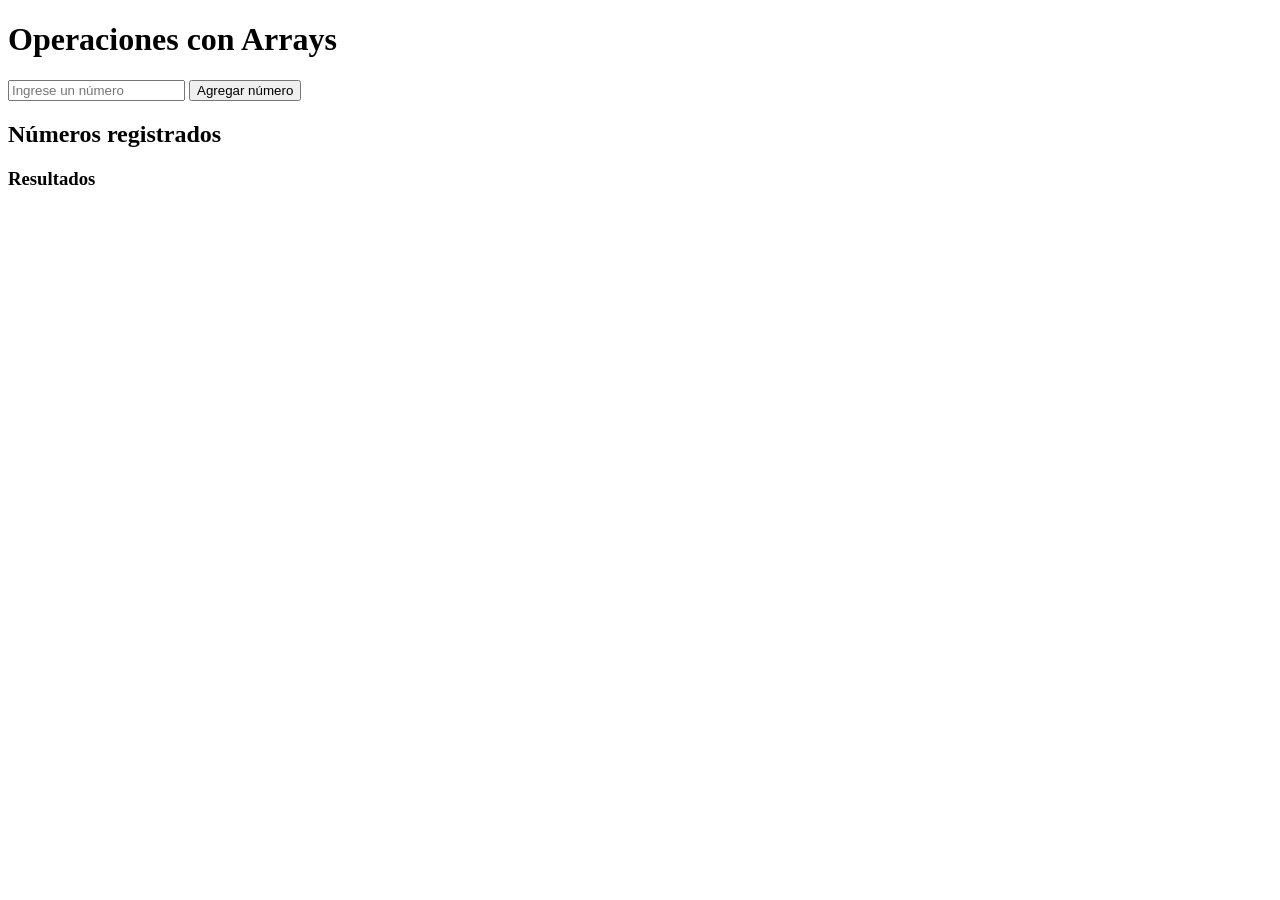
<file: solucion/ejercicio2.html>
<!DOCTYPE html>
<html lang="es">
<head>
    <meta charset="UTF-8">
    <title>Lista de números</title>
</head>
<body>

    <h1>Operaciones con Arrays</h1>

    <form id="formulario">
        <input type="number" id="numero" placeholder="Ingrese un número">
        <button type="submit" id="btnAgregar">Agregar número</button>
    </form>

    <h2>Números registrados</h2>

    <ul id="lista"></ul>

    <h3>Resultados</h3>

    <p id="suma"></p>
    <p id="promedio"></p>
    <p id="mayor"></p>
    <p id="menor"></p>

    <script src="js/app2.js"></script>
</body>
</html>
</file>
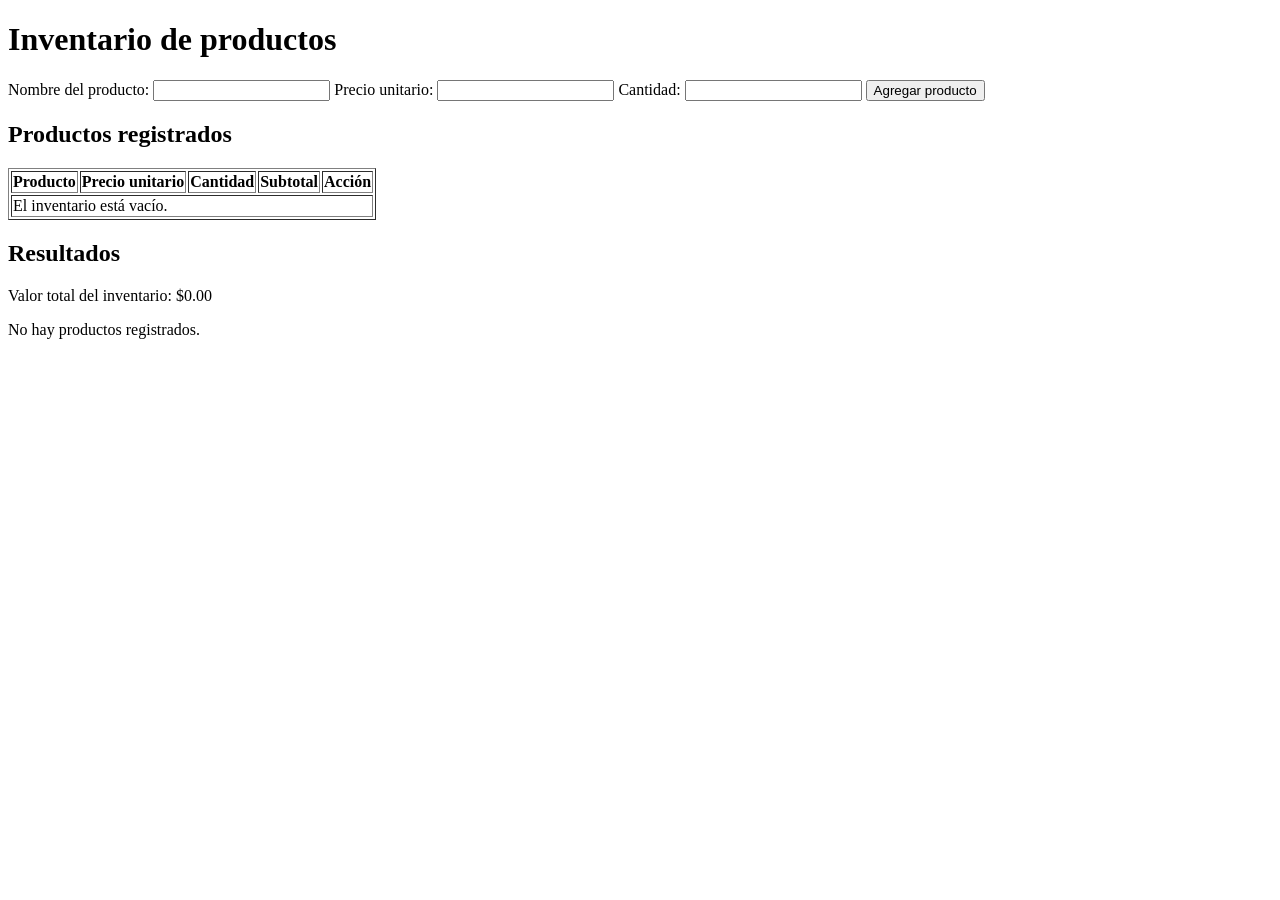
<file: solucion/ejercicio3.html>
<!DOCTYPE html>
<html lang="es">
<head>
    <meta charset="UTF-8">
    <title>Gestión de productos</title>
</head>
<body>

    <h1>Inventario de productos</h1>

    <form id="formulario">
        <label for="producto">Nombre del producto:</label>
        <input type="text" id="producto" required>

        <label for="precio">Precio unitario:</label>
        <input type="number" id="precio" min="0" step="any" required>

        <label for="cantidad">Cantidad:</label>
        <input type="number" id="cantidad" min="1" step="1" required>

        <button type="submit" id="btnAgregar">Agregar producto</button>
    </form>

    <h2>Productos registrados</h2>

    <table border="1">
        <thead>
            <tr>
                <th>Producto</th>
                <th>Precio unitario</th>
                <th>Cantidad</th>
                <th>Subtotal</th>
                <th>Acción</th>
            </tr>
        </thead>

        <tbody id="tabla"></tbody>
    </table>

    <h2>Resultados</h2>

    <p id="total"></p>
    <p id="productoMayor"></p>

    <script src="js/app3.js"></script>
</body>
</html>
</file>
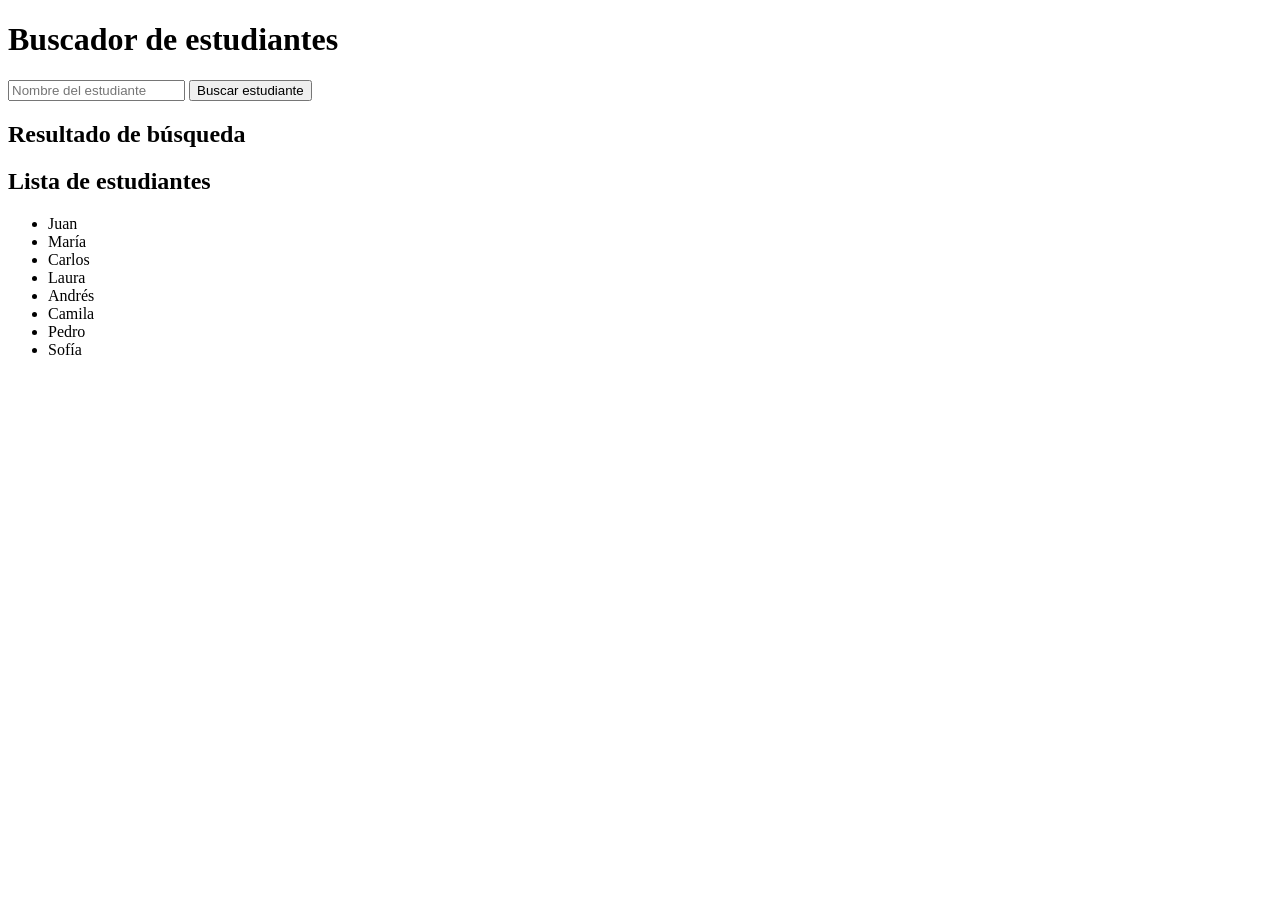
<file: solucion/ejercicio4.html>
<!DOCTYPE html>
<html lang="es">
<head>
    <meta charset="UTF-8">
    <title>Buscador de estudiantes</title>
</head>
<body>

    <h1>Buscador de estudiantes</h1>

    <form id="formulario">
        <input type="text" id="buscar" placeholder="Nombre del estudiante">
        <button type="submit" id="btnBuscar">Buscar estudiante</button>
    </form>

    <h2>Resultado de búsqueda</h2>

    <p id="resultado"></p>

    <h2>Lista de estudiantes</h2>

    <ul id="lista"></ul>

    <script src="js/app4.js"></script>
</body>
</html>
</file>
<file: css/style.css>
:root {
  --ink: #182230;
  --muted: #5d6b7b;
  --brand: #2457a6;
  --brand2: #eaf1ff;
  --line: #dce3ec;
  --bg: #f4f7fb;
  --white: #fff;
  --green: #18794e;
  --amber: #946200;
  --code: #111827;
}
* {
  box-sizing: border-box;
}
html {
  scroll-behavior: smooth;
}
body {
  margin: 0;
  background: var(--bg);
  color: var(--ink);
  -webkit-user-select: none;
  user-select: none;
  font:
    16px/1.65 system-ui,
    -apple-system,
    Segoe UI,
    Roboto,
    Arial,
    sans-serif;
}
header {
  background: linear-gradient(125deg, #153b73, #2867b2);
  color: #fff;
  padding: 46px 22px;
}
.hero {
  max-width: 1080px;
  margin: auto;
}
.eyebrow {
  text-transform: uppercase;
  letter-spacing: 0.12em;
  font-size: 0.78rem;
  font-weight: 800;
  opacity: 0.85;
}
h1 {
  font-size: clamp(2rem, 5vw, 3.25rem);
  line-height: 1.1;
  margin: 10px 0;
}
header p {
  max-width: 760px;
  font-size: 1.08rem;
  color: #eaf2ff;
}
.layout {
  max-width: 1180px;
  margin: 26px auto;
  padding: 0 18px;
  display: grid;
  grid-template-columns: 245px minmax(0, 1fr);
  gap: 24px;
}
nav {
  position: sticky;
  top: 18px;
  align-self: start;
  background: #fff;
  border: 1px solid var(--line);
  border-radius: 14px;
  padding: 18px;
}
nav strong {
  display: block;
  margin-bottom: 10px;
}
nav a {
  display: block;
  color: var(--brand);
  text-decoration: none;
  padding: 6px 0;
  font-size: 0.92rem;
}
nav a:hover {
  text-decoration: underline;
}
main {
  min-width: 0;
}
section,
.panel {
  background: var(--white);
  border: 1px solid var(--line);
  border-radius: 16px;
  padding: 25px;
  margin-bottom: 20px;
  box-shadow: 0 4px 16px #1c35500a;
}
h2 {
  font-size: 1.55rem;
  margin: 0 0 12px;
}
h3 {
  font-size: 1.15rem;
  margin: 22px 0 8px;
}
p {
  margin: 8px 0 13px;
}
.lead {
  font-size: 1.05rem;
  color: var(--muted);
}
.tag {
  display: inline-block;
  background: var(--brand2);
  color: var(--brand);
  padding: 3px 10px;
  border-radius: 30px;
  font-size: 0.8rem;
  font-weight: 700;
  margin: 3px 5px 3px 0;
}
.note {
  border-left: 4px solid var(--brand);
  background: #f1f6ff;
  padding: 12px 15px;
  border-radius: 8px;
  margin: 14px 0;
}
.warning {
  border-left-color: #d49a22;
  background: #fff8e7;
}
.success {
  border-left-color: #239568;
  background: #edfaf3;
}
table {
  width: 100%;
  border-collapse: collapse;
  margin: 12px 0;
}
th,
td {
  border: 1px solid var(--line);
  padding: 9px 11px;
  text-align: left;
  vertical-align: top;
}
th {
  background: #f0f4f9;
}
pre {
  background: var(--code);
  color: #e5edf8;
  border-radius: 10px;
  padding: 16px;
  overflow: auto;
  font:
    0.88rem/1.55 Consolas,
    Monaco,
    monospace;
  white-space: pre;
  tab-size: 4;
}
pre code {
  display: block;
}
code {
  font-family: Consolas, Monaco, monospace;
}
.inline {
  background: #eef2f7;
  padding: 2px 5px;
  border-radius: 4px;
}
.step {
  display: flex;
  gap: 12px;
  align-items: flex-start;
  margin: 14px 0;
}
.num {
  flex: 0 0 30px;
  height: 30px;
  border-radius: 50%;
  background: var(--brand);
  color: white;
  display: grid;
  place-items: center;
  font-weight: 800;
}
.exercise {
  border-top: 5px solid var(--brand);
  padding-top: 20px;
}
.checklist li {
  margin: 7px 0;
}
details {
  border: 1px solid var(--line);
  border-radius: 10px;
  padding: 12px 15px;
  margin: 12px 0;
  background: #fbfcfe;
}
summary {
  cursor: pointer;
  font-weight: 750;
  color: var(--brand);
}
footer {
  text-align: center;
  color: var(--muted);
  padding: 25px;
}
.small {
  font-size: 0.9rem;
  color: var(--muted);
}
@media (max-width: 850px) {
  .layout {
    grid-template-columns: 1fr;
  }
  nav {
    position: static;
  }
  nav a {
    display: inline-block;
    margin-right: 12px;
  }
}
@media print {
  body {
    background: white;
  }
  .layout {
    display: block;
  }
  nav {
    display: none;
  }
  section,
  .panel {
    box-shadow: none;
    break-inside: avoid;
  }
  details {
    break-inside: avoid;
  }
  header {
    background: #2457a6 !important;
    print-color-adjust: exact;
  }
}
</file>
<file: sistema-ventas/estilos.css>
* {
    margin: 0;
    padding: 0;
    box-sizing: border-box;
}

body {
    font-family: Arial, sans-serif;
    background-color: #f1f5f9;
    color: #1e293b;
}

header {
    background-color: #1e3a8a;
    color: white;
    text-align: center;
    padding: 30px;
}

header h1 {
    margin-bottom: 10px;
}

main {
    width: 90%;
    max-width: 1200px;
    margin: 30px auto;
}

.resumen {
    display: grid;
    grid-template-columns: repeat(auto-fit, minmax(200px, 1fr));
    gap: 15px;
    margin-bottom: 25px;
}

.tarjeta {
    background-color: white;
    padding: 20px;
    border-radius: 10px;
    box-shadow: 0 2px 8px #00000015;
}

.tarjeta h3 {
    font-size: 15px;
    color: #64748b;
    margin-bottom: 12px;
}

.tarjeta p {
    font-size: 22px;
    font-weight: bold;
    color: #1e3a8a;
}

.contenedor {
    background-color: white;
    padding: 25px;
    border-radius: 10px;
    margin-bottom: 25px;
    box-shadow: 0 2px 8px #00000015;
}

.contenedor h2 {
    margin-bottom: 20px;
}

form {
    display: grid;
    grid-template-columns: repeat(2, 1fr);
    gap: 15px;
}

.grupo {
    display: flex;
    flex-direction: column;
    gap: 7px;
}

input, select {
    padding: 12px;
    border: 1px solid #cbd5e1;
    border-radius: 6px;
    font-size: 14px;
    width: 100%;
}

button {
    padding: 12px 18px;
    border: none;
    border-radius: 6px;
    background-color: #2563eb;
    color: white;
    cursor: pointer;
    font-size: 14px;
}

button:hover {
    opacity: 0.85;
}

.secundario {
    background-color: #64748b;
}

.filtros {
    display: grid;
    grid-template-columns: 2fr 1fr;
    gap: 12px;
    margin-bottom: 20px;
}

.tabla-contenedor {
    overflow-x: auto;
}

table {
    width: 100%;
    border-collapse: collapse;
}

th, td {
    padding: 13px;
    border-bottom: 1px solid #e2e8f0;
    text-align: left;
}

th {
    background-color: #1e3a8a;
    color: white;
}

.editar {
    background-color: #d97706;
    margin-right: 5px;
}

.eliminar {
    background-color: #dc2626;
}

#mensaje {
    margin-bottom: 12px;
    color: #475569;
}

footer {
    text-align: center;
    padding: 20px;
    color: #64748b;
}

@media (max-width: 650px) {
    form, .filtros {
        grid-template-columns: 1fr;
    }

    main {
        width: 95%;
    }

    .contenedor {
        padding: 15px;
    }
}
</file>
<file: validaciones_js/solucion/css/estilos.css>
* {
    box-sizing: border-box;
    margin: 0;
    padding: 0;
}

body {
    font-family: Arial, sans-serif;
    background-color: #eef2f7;
    padding: 30px 15px;
}

.contenedor {
    max-width: 650px;
    margin: auto;
    background-color: white;
    padding: 30px;
    border-radius: 12px;
    box-shadow: 0 3px 12px #00000015;
}

h1 {
    color: #1e3a8a;
    margin-bottom: 10px;
}

.contenedor > p {
    color: #64748b;
    margin-bottom: 25px;
}

.grupo {
    display: flex;
    flex-direction: column;

    gap:2px;
}

.grupo label {
    font-weight: bold;
}

input:not([type="checkbox"]), select {
    padding: 12px;
    border: 1px solid #cbd5e1;
    border-radius: 6px;
    font-size: 15px;
    width: 100%;
}

.grupo input:focus, select:focus {
    outline: 2px solid #93c5fd;
    border-color: #2563eb;
}

.grupo small {
    min-height: 17px;
    font-size: 13px;
}

.error {
    border: 1px solid #dc2626 !important;
}

.exito {
    border: 1px solid #16a34a !important;
}

.grupo small.errorTexto {
    color: #dc2626;
}

.grupo small.exitoTexto {
    color: #16a34a;
}

.terminos label {
    display: flex;
    align-items: center;
    gap: 8px;
    font-weight: normal;
}

button {
    width: 100%;
    padding: 14px;
    border: none;
    border-radius: 7px;
    background-color: #2563eb;
    color: white;
    font-size: 16px;
    cursor: pointer;
}

button:disabled {
    background-color: #94a3b8;
    cursor: not-allowed;
}

#mensajeFinal {
    margin-top: 18px;
    font-weight: bold;
    text-align: center;
}

@media (max-width: 500px) {
    .contenedor {
        padding: 20px;
    }
}
</file>
